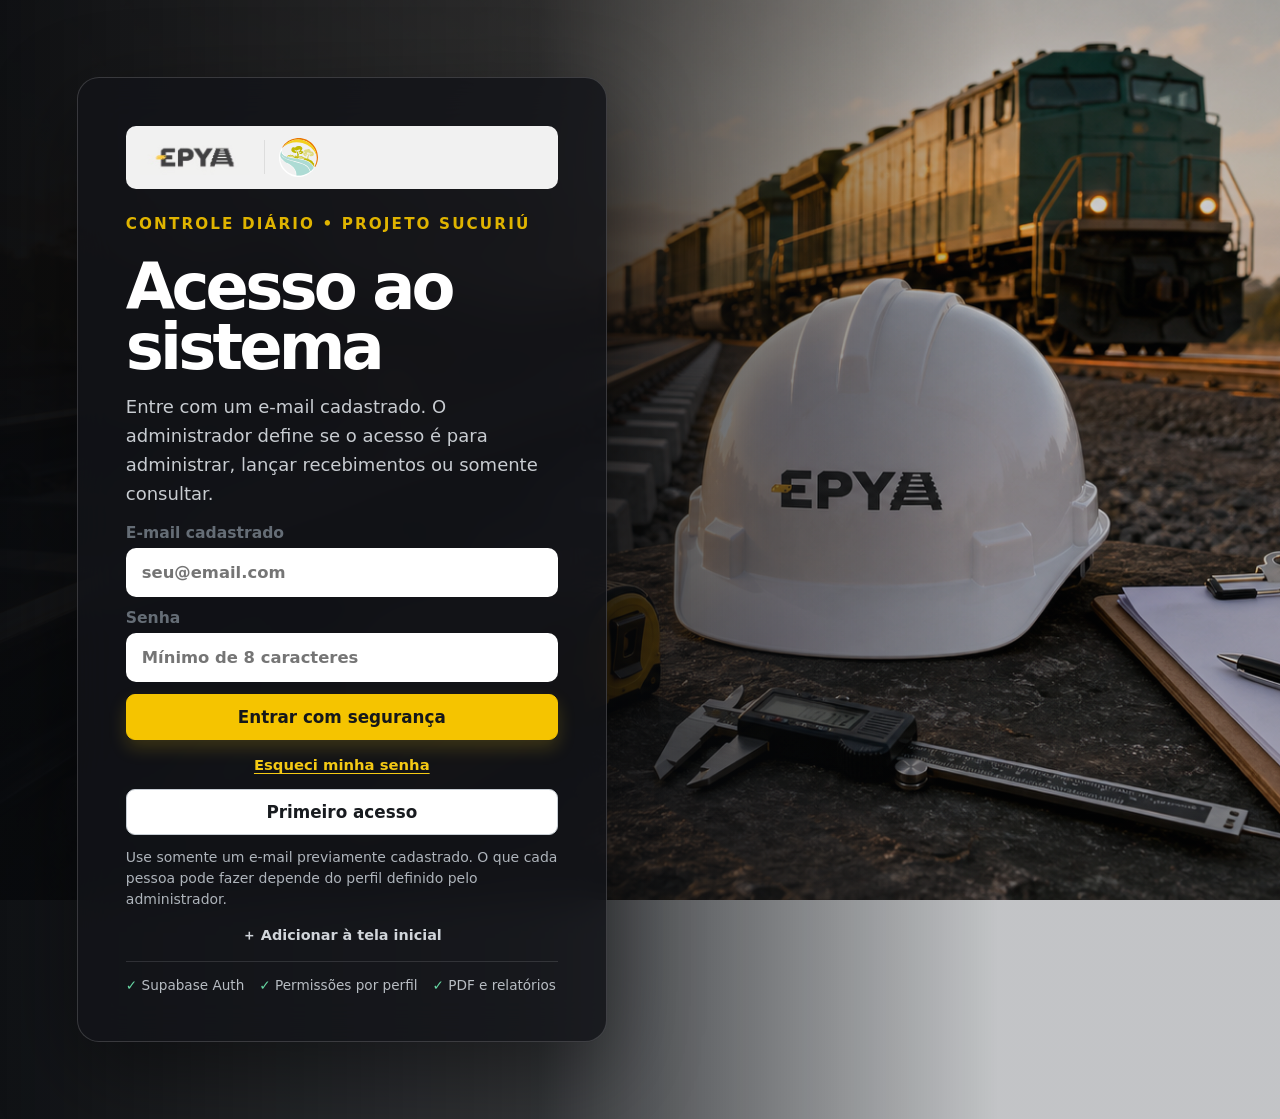
<file: recebimentos-epya/index.html>
<!doctype html>
<html lang="pt-BR">
  <head>
    <meta charset="utf-8" />
    <meta name="viewport" content="width=device-width, initial-scale=1" />
    <meta name="theme-color" content="#17191c" />
    <meta name="mobile-web-app-capable" content="yes" />
    <meta name="apple-mobile-web-app-capable" content="yes" />
    <meta name="apple-mobile-web-app-status-bar-style" content="black-translucent" />
    <meta name="apple-mobile-web-app-title" content="CRM EPYA" />
    <meta
      name="description"
      content="Painel EPYA para controle diário de dormentes, trilhos, notas fiscais e qualidade no Projeto Sucuriú."
    />
    <meta property="og:title" content="EPYA • Controle de Recebimentos" />
    <meta property="og:description" content="Dormentes, trilhos, notas fiscais, qualidade e relatórios do Projeto Sucuriú." />
    <meta property="og:type" content="website" />
    <meta property="og:image" content="./hero-recebimento-epya.png" />
    <meta name="twitter:card" content="summary_large_image" />
    <meta name="twitter:image" content="./hero-recebimento-epya.png" />
    <title>EPYA • Controle de Recebimentos</title>
    <link rel="manifest" href="./manifest.webmanifest" />
    <link rel="icon" type="image/png" href="./icon-192.png" />
    <link rel="apple-touch-icon" href="./apple-touch-icon.png" />
    <link rel="stylesheet" href="./styles.css?v=44" />
  </head>
  <body>
    <div id="app">
      <div class="boot-screen" role="status">
        <img src="./epya-logo-oficial.png" alt="EPYA Infraestrutura" />
        <span>Preparando o controle de recebimentos…</span>
      </div>
    </div>
    <script src="./supabase.min.js"></script>
    <script type="module" src="./app.js?v=44"></script>
  </body>
</html>
</file>
<file: recebimentos-epya/styles.css>
:root {
  color-scheme: light;
  --yellow: #f5c400;
  --yellow-strong: #ddb100;
  --ink: #181b1f;
  --ink-soft: #2b3036;
  --muted: #656d76;
  --muted-2: #89919a;
  --page: #f1f3f5;
  --surface: #ffffff;
  --surface-2: #f6f7f8;
  --line: #dfe3e7;
  --line-strong: #c7cdd3;
  --blue: #287fa3;
  --green: #16856b;
  --red: #d84a4a;
  --orange: #e98b2a;
  --purple: #7b61ff;
  --graphite: #181b1f;
  --shadow: 0 14px 34px rgba(21, 26, 31, 0.1);
  --shadow-soft: 0 7px 20px rgba(21, 26, 31, 0.07);
}

:root[data-theme="dark"] {
  color-scheme: dark;
  --ink: #f6f7f8;
  --ink-soft: #e0e3e7;
  --muted: #a9afb7;
  --muted-2: #858b94;
  --page: #101215;
  --surface: #191c21;
  --surface-2: #20242a;
  --line: #2d3239;
  --line-strong: #3b424c;
  --shadow: 0 18px 45px rgba(0, 0, 0, 0.28);
  --shadow-soft: 0 10px 26px rgba(0, 0, 0, 0.22);
  --graphite: #0e1013;
}

* { box-sizing: border-box; }
html { min-height: 100%; scroll-behavior: smooth; font-size: 20px; }
body { min-width: 320px; min-height: 100vh; margin: 0; color: var(--ink); background: var(--page); font-family: Inter, ui-sans-serif, system-ui, -apple-system, BlinkMacSystemFont, "Segoe UI", sans-serif; font-size: 18px; text-rendering: optimizeLegibility; }
button, input, select, textarea { font: inherit; }
button, a { -webkit-tap-highlight-color: transparent; }
button { color: inherit; }
img { max-width: 100%; display: block; }
h1, h2, h3, p { margin-top: 0; }
button:focus-visible, a:focus-visible, input:focus-visible, select:focus-visible, textarea:focus-visible, [tabindex]:focus-visible { outline: 3px solid rgba(244, 201, 20, 0.48); outline-offset: 2px; }

.boot-screen, .loading-panel { min-height: 100vh; display: grid; place-content: center; justify-items: center; gap: 15px; color: var(--muted); background: var(--page); }
.boot-screen img { width: 170px; padding: 12px; background: white; border-radius: 12px; }
.spinner, .login-loading i { width: 26px; height: 26px; border: 3px solid var(--line-strong); border-top-color: var(--yellow); border-radius: 50%; animation: spin .75s linear infinite; }
@keyframes spin { to { transform: rotate(360deg); } }

.app-shell { min-height: 100vh; }
.topbar { min-height: 82px; padding: 0 clamp(18px, 3vw, 52px); position: sticky; top: 0; z-index: 50; display: grid; grid-template-columns: auto 1fr auto; align-items: center; gap: 24px; color: #fff; background: color-mix(in srgb, var(--graphite) 96%, transparent); border-bottom: 1px solid #30353b; box-shadow: 0 8px 26px rgba(0, 0, 0, .14); backdrop-filter: blur(18px); }
.brand-lockup { padding: 0; display: flex; align-items: center; gap: 14px; text-align: left; background: transparent; border: 0; cursor: pointer; }
.brand-lockup img { width: 96px; height: 44px; object-fit: contain; padding: 4px 6px; background: white; border-radius: 7px; }
.brand-lockup span, .user-chip { display: grid; }
.brand-lockup strong { font-size: .98rem; letter-spacing: -.015em; }
.brand-lockup small, .topbar .user-chip small { margin-top: 2px; color: #aeb4bc; font-size: .78rem; }
.main-nav { min-width: 0; display: flex; justify-content: center; align-self: stretch; gap: 3px; }
.nav-button { min-width: 74px; padding: 0 11px; position: relative; display: flex; align-items: center; justify-content: center; gap: 7px; color: #aeb4bc; white-space: nowrap; background: transparent; border: 0; cursor: pointer; }
.nav-button span { font-size: 1.08rem; }
.nav-button b { font-size: .84rem; font-weight: 740; }
.nav-button::after { content: ""; height: 3px; position: absolute; right: 11px; bottom: 0; left: 11px; background: var(--yellow); border-radius: 4px 4px 0 0; transform: scaleX(0); transition: transform .2s ease; }
.nav-button:hover, .nav-button.active { color: #fff; }
.nav-button.active::after { transform: scaleX(1); }
.top-actions { display: flex; align-items: center; gap: 8px; }
.status-pill, .sync-badge { min-height: 34px; padding: 6px 10px; display: inline-flex; align-items: center; gap: 7px; color: var(--muted); font-family: inherit; font-size: .74rem; font-weight: 730; background: var(--surface-2); border: 1px solid var(--line); border-radius: 999px; }
.sync-badge[data-retry-sync] { cursor: pointer; }
.sync-badge[data-retry-sync]:hover { border-color: var(--orange); transform: translateY(-1px); }
.sync-badge.is-syncing { cursor: wait; opacity: .82; }
.topbar .status-pill { color: #d3d7dc; background: #24282d; border-color: #3a4047; }
.status-pill { cursor: pointer; }
.status-pill i, .sync-badge i { width: 7px; height: 7px; background: var(--green); border-radius: 50%; box-shadow: 0 0 0 4px color-mix(in srgb, var(--green) 16%, transparent); }
.status-pill.offline i, .sync-badge.warning i { background: var(--orange); box-shadow: 0 0 0 4px color-mix(in srgb, var(--orange) 16%, transparent); }
.icon-button { width: 36px; height: 36px; display: grid; place-items: center; background: #24282d; border: 1px solid #3a4047; border-radius: 9px; cursor: pointer; }
.user-chip { min-width: 92px; padding-left: 11px; color: #fff; text-align: left; text-decoration: none; background: none; border: 0; border-left: 1px solid #3a4047; cursor: pointer; }
.user-chip strong { max-width: 110px; overflow: hidden; font-size: .74rem; text-overflow: ellipsis; white-space: nowrap; }
.control-owner-chip { min-width: max-content; padding-left: 10px; display: flex; align-items: center; gap: 9px; border-left: 1px solid #3a4047; }
.control-owner-chip > i { width: 34px; height: 34px; display: grid; place-items: center; color: #17191c; font-size: .7rem; font-style: normal; font-weight: 880; background: var(--yellow); border-radius: 50%; }
.control-owner-chip > span { display: grid; }
.control-owner-chip small { color: #aeb4bc; font-size: .69rem; line-height: 1.1; }
.control-owner-chip .control-motto { margin-bottom: 3px; color: #d8dce1; font-family: Georgia, "Times New Roman", serif; font-size: .65rem; font-style: italic; font-weight: 600; letter-spacing: .01em; }
.control-owner-chip strong { margin-top: 3px; font-size: .83rem; line-height: 1.1; }
.mobile-nav { display: none; }

.app-main { width: min(100%, 1680px); margin: 0 auto; padding: 24px clamp(16px, 3vw, 50px) 70px; }
.view { animation: viewIn .28s ease both; }
@keyframes viewIn { from { opacity: 0; transform: translateY(5px); } }
.eyebrow { display: block; margin-bottom: 8px; color: color-mix(in srgb, var(--yellow) 80%, #8b7300); font-size: .76rem; font-weight: 850; letter-spacing: .14em; text-transform: uppercase; }
.panel { padding: clamp(18px, 2.2vw, 27px); background: var(--surface); border: 1px solid var(--line); border-radius: 14px; box-shadow: var(--shadow-soft); }
.clickable { cursor: pointer; transition: transform .2s ease, box-shadow .2s ease, border-color .2s ease; }
.clickable:hover { transform: translateY(-2px); border-color: var(--line-strong); box-shadow: var(--shadow); }
.button { min-height: 46px; padding: 10px 18px; display: inline-flex; align-items: center; justify-content: center; gap: 8px; font-size: .84rem; font-weight: 820; text-decoration: none; border: 1px solid transparent; border-radius: 9px; cursor: pointer; transition: transform .15s ease, background .15s ease; }
.button:hover { transform: translateY(-1px); }
.button:disabled { opacity: .5; cursor: not-allowed; }
.button-yellow { color: #15171a; background: var(--yellow); border-color: var(--yellow); box-shadow: 0 8px 18px rgba(244, 201, 20, .19); }
.button-yellow:hover { background: var(--yellow-strong); }
.button-dark { color: #fff; background: #1b1e22; border-color: #1b1e22; }
.button-outline { color: var(--ink); background: var(--surface); border-color: var(--line-strong); }
.button-glass { color: white; background: rgba(255, 255, 255, .1); border-color: rgba(255, 255, 255, .28); backdrop-filter: blur(10px); }
.button.compact { min-height: 36px; padding: 7px 11px; }
.text-button, .back-link, .install-link, .add-row-button, .danger-link { padding: 0; color: var(--ink); font-size: .72rem; font-weight: 780; background: transparent; border: 0; cursor: pointer; }
.back-link { margin-bottom: 18px; color: var(--muted); }
.full { width: 100%; }

.dashboard-hero { min-height: 286px; padding: clamp(28px, 3.5vw, 48px); position: relative; overflow: hidden; display: flex; align-items: center; color: white; background: linear-gradient(90deg, rgba(11, 13, 16, .96) 0%, rgba(11, 13, 16, .84) 39%, rgba(11, 13, 16, .3) 70%, rgba(11, 13, 16, .14) 100%), url("./hero-recebimento-epya.png") center 55% / cover; border-radius: 18px; box-shadow: 0 20px 44px rgba(15, 17, 20, .2); }
.dashboard-hero::after { content: ""; width: 340px; height: 160px; position: absolute; left: 14%; bottom: -100px; background: var(--yellow); filter: blur(90px); opacity: .16; }
.hero-copy { max-width: 650px; position: relative; z-index: 2; }
.hero-kicker { margin-bottom: 22px; display: flex; align-items: center; gap: 10px; color: #d9dde1; font-size: .67rem; font-weight: 780; letter-spacing: .09em; text-transform: uppercase; }
.hero-kicker i { width: 5px; height: 5px; background: var(--yellow); border-radius: 50%; }
.dashboard-hero h1 { max-width: 650px; margin-bottom: 16px; font-size: clamp(2.3rem, 4.2vw, 4.35rem); line-height: .96; letter-spacing: -.058em; }
.dashboard-hero p { max-width: 565px; margin-bottom: 28px; color: #d2d6da; font-size: clamp(.88rem, 1.2vw, 1.05rem); line-height: 1.6; }
.hero-actions { display: flex; flex-wrap: wrap; align-items: center; gap: 10px; }
.dashboard-hero .sync-badge { color: #d9dcdf; background: rgba(14, 16, 19, .66); border-color: rgba(255, 255, 255, .16); }
.hero-corner-brand { width: 315px; min-height: 88px; padding: 12px 18px; position: absolute; top: 25px; right: 27px; display: grid; grid-template-columns: 62px 1fr; align-items: center; gap: 15px; color: #191b1f; background: rgba(255, 255, 255, .94); border-radius: 12px; box-shadow: 0 12px 35px rgba(0, 0, 0, .16); backdrop-filter: blur(12px); }
.hero-corner-brand img { width: 62px; max-height: 62px; }
.hero-corner-brand span { display: grid; text-transform: uppercase; }
.hero-corner-brand strong { font-size: 1rem; letter-spacing: .12em; }
.hero-corner-brand small { margin-top: 4px; color: #6c7077; font-size: .72rem; font-weight: 760; letter-spacing: .08em; }

.section-heading, .page-heading, .panel-heading { display: flex; align-items: flex-end; justify-content: space-between; gap: 20px; }
.section-heading { margin: 35px 0 18px; }
.section-heading h2, .panel-heading h2 { margin: 0; font-size: clamp(1.15rem, 1.7vw, 1.55rem); letter-spacing: -.035em; }
.updated-label, .expand-hint { color: var(--muted); font-size: .76rem; }
.expand-hint { min-width: max-content; }
.metrics-grid { margin-bottom: 22px; display: grid; grid-template-columns: repeat(4, minmax(0, 1fr)); gap: 14px; }
.metric-card { min-height: 160px; padding: 22px; position: relative; overflow: hidden; display: flex; flex-direction: column; justify-content: center; background: var(--surface); border: 1px solid var(--line); border-radius: 16px; box-shadow: var(--shadow-soft); }
.metric-card::before { content: ""; width: 62px; height: 4px; position: absolute; top: 0; left: 22px; background: var(--yellow); border-radius: 0 0 5px 5px; }
.metric-card.rail::before { background: var(--blue); }
.metric-card.remaining::before { background: var(--orange); }
.metric-card.quality::before { background: var(--purple); }
.metric-card > span { color: var(--muted); font-size: .83rem; font-weight: 760; }
.metric-card strong { margin: 9px 0 5px; font-size: clamp(2rem, 3vw, 3.25rem); line-height: 1; letter-spacing: -.055em; }
.metric-card small { color: var(--muted-2); font-size: .78rem; }
.metric-progress, .metric-line { height: 4px; margin-top: 17px; overflow: hidden; background: var(--line); border-radius: 999px; }
.metric-progress i { height: 100%; display: block; background: var(--yellow); border-radius: inherit; }
.metric-line { background: linear-gradient(90deg, var(--blue), color-mix(in srgb, var(--blue) 15%, var(--line)) 55%, var(--line) 55%); }
.metric-card.remaining .metric-line { background: linear-gradient(90deg, var(--orange) 0 30%, var(--line) 30%); }
.metric-card.quality .metric-line { background: linear-gradient(90deg, var(--purple) 0 12%, var(--line) 12%); }

.pera-milestone { margin-bottom: 22px; padding: 20px 22px; display: grid; grid-template-columns: 52px minmax(0, 1fr) auto; align-items: center; gap: 16px 20px; background: linear-gradient(135deg, color-mix(in srgb, var(--yellow) 8%, var(--surface)), var(--surface) 62%); border: 1px solid color-mix(in srgb, var(--yellow) 38%, var(--line)); border-radius: 16px; box-shadow: var(--shadow-soft); }
.pera-milestone-icon { width: 52px; height: 52px; display: grid; place-items: center; color: #17191c; font-size: 1.25rem; font-weight: 900; background: var(--yellow); border-radius: 14px; }
.pera-milestone-copy h2 { margin: 3px 0 4px; font-size: clamp(1.05rem, 1.6vw, 1.35rem); letter-spacing: -.03em; }
.pera-milestone-copy p { margin: 0; color: var(--muted); font-size: .8rem; line-height: 1.45; }
.pera-milestone-total { min-width: 155px; display: grid; text-align: right; }
.pera-milestone-total span, .pera-milestone-total small { color: var(--muted); font-size: .7rem; }
.pera-milestone-total strong { margin: 2px 0; font-size: 1.65rem; line-height: 1; letter-spacing: -.045em; }
.pera-milestone-progress { height: 7px; grid-column: 2 / -1; overflow: hidden; background: var(--line); border-radius: 999px; }
.pera-milestone-progress i { height: 100%; display: block; background: linear-gradient(90deg, var(--yellow), #ff9f2f); border-radius: inherit; transition: width .35s ease; }
.pera-milestone.warning { background: linear-gradient(135deg, color-mix(in srgb, var(--orange) 13%, var(--surface)), var(--surface) 64%); border-color: color-mix(in srgb, var(--orange) 55%, var(--line)); }
.pera-milestone.warning .pera-milestone-icon { background: var(--orange); }
.pera-milestone.warning .pera-milestone-progress i { background: var(--orange); }
.pera-milestone.next { border-color: color-mix(in srgb, var(--blue) 48%, var(--line)); }
.pera-milestone.next .pera-milestone-icon, .pera-milestone.next .pera-milestone-progress i { background: var(--blue); }
.pera-milestone.reached { border-color: color-mix(in srgb, var(--green) 55%, var(--line)); }
.pera-milestone.reached .pera-milestone-icon, .pera-milestone.reached .pera-milestone-progress i { color: white; background: var(--green); }

.dashboard-grid { margin-bottom: 16px; display: grid; gap: 16px; }
.charts-main { grid-template-columns: 1.45fr .8fr; }
.charts-secondary { grid-template-columns: 1.15fr .85fr .85fr; }
.chart-card, .quality-card { min-height: 380px; }
.chart-legend { margin: 18px 0 8px; display: flex; gap: 15px; color: var(--muted); font-size: .8rem; }
.chart-legend span { display: flex; align-items: center; gap: 6px; }
.dot { width: 8px; height: 8px; display: inline-block; border-radius: 50%; }
.dot.yellow { background: var(--yellow); }
.dot.blue { background: var(--blue); }
.comparison-chart { min-width: 0; height: 255px; padding: 38px 10px 0; display: grid; grid-auto-flow: column; grid-auto-columns: minmax(76px, 1fr); align-items: end; gap: clamp(9px, 1.5vw, 22px); overflow-x: auto; overflow-y: visible; scrollbar-gutter: stable; background-image: linear-gradient(to bottom, transparent 24.5%, var(--line) 25%, transparent 25.5%, transparent 49.5%, var(--line) 50%, transparent 50.5%, transparent 74.5%, var(--line) 75%, transparent 75.5%); border-bottom: 1px solid var(--line); }
.comparison-group { height: 100%; position: relative; display: grid; grid-template-rows: 1fr 27px; align-items: end; }
.comparison-bars { height: 100%; display: flex; align-items: end; justify-content: center; gap: 7px; }
.chart-bar { width: min(28px, 40%); min-height: 0; position: relative; display: block; border-radius: 7px 7px 2px 2px; transition: filter .2s ease; }
.chart-bar:hover { filter: brightness(.92); }
.chart-bar.sleeper { background: linear-gradient(#ffde42, var(--yellow)); }
.chart-bar.rail { background: linear-gradient(#69caff, var(--blue)); }
.chart-bar b { position: absolute; top: -25px; left: 50%; z-index: 2; color: var(--muted); font-size: .7rem; font-weight: 760; transform: translateX(-50%); white-space: nowrap; }
.comparison-group > small, .daily-column > small { color: var(--muted); font-size: .72rem; text-align: center; white-space: nowrap; }
.daily-chart { height: 280px; padding: 17px 8px 0; display: grid; grid-auto-flow: column; grid-auto-columns: minmax(34px, 1fr); align-items: end; gap: 7px; overflow-x: auto; border-bottom: 1px solid var(--line); background-image: linear-gradient(to bottom, transparent 32.8%, var(--line) 33%, transparent 33.4%, transparent 65.8%, var(--line) 66%, transparent 66.4%); }
.daily-column { height: 100%; position: relative; display: grid; grid-template-rows: 1fr 28px; align-items: end; }
.daily-stack { width: 70%; height: 100%; max-width: 34px; margin: auto; display: flex; flex-direction: column-reverse; justify-content: flex-start; overflow: hidden; border-radius: 6px 6px 2px 2px; }
.daily-stack span { width: 100%; display: block; min-height: 0; }
.daily-stack .sleeper { background: var(--yellow); }
.daily-stack .rail { background: var(--blue); }
.quality-summary { min-height: 270px; display: grid; grid-template-columns: minmax(150px, .8fr) 1fr; align-items: center; gap: 24px; }
.quality-donut { width: min(190px, 100%); aspect-ratio: 1; margin: auto; position: relative; display: grid; place-content: center; text-align: center; background: var(--quality-donut); border-radius: 50%; }
.quality-donut::after { content: ""; position: absolute; inset: 21%; background: var(--surface); border-radius: 50%; }
.quality-donut strong, .quality-donut small { position: relative; z-index: 1; }
.quality-donut strong { font-size: clamp(1.8rem, 3vw, 2.8rem); letter-spacing: -.05em; }
.quality-donut small { color: var(--muted); font-size: .7rem; }
.quality-summary ul { margin: 0; padding: 0; display: grid; gap: 11px; list-style: none; }
.quality-summary li { display: grid; grid-template-columns: 9px 1fr auto; align-items: center; gap: 8px; color: var(--muted); font-size: .79rem; }
.quality-summary li i, .table-dot, .record-quality-list i { width: 8px; height: 8px; display: inline-block; border-radius: 50%; }
.quality-summary li strong { color: var(--ink); font-size: .84rem; }
[data-tooltip] { position: relative; }
[data-tooltip]::after { content: attr(data-tooltip); width: max-content; max-width: 280px; padding: 9px 11px; position: absolute; left: 50%; top: 42%; z-index: 30; color: white; font-size: .74rem; font-weight: 720; line-height: 1.35; text-align: center; white-space: normal; background: rgba(15, 17, 20, .94); border: 1px solid rgba(255, 255, 255, .14); border-radius: 8px; box-shadow: 0 10px 30px rgba(0, 0, 0, .28); opacity: 0; transform: translate(-50%, -50%) scale(.96); pointer-events: none; transition: opacity .16s ease, transform .16s ease; }
[data-tooltip]:hover, [data-tooltip]:focus-visible { z-index: 25; }
[data-tooltip]:hover::after, [data-tooltip]:focus-visible::after { opacity: 1; transform: translate(-50%, -50%) scale(1); }
.comparison-group:nth-last-child(-n+2)::after { right: 0; left: auto; transform: translate(0, -50%) scale(.96); }
.comparison-group:nth-last-child(-n+2):hover::after, .comparison-group:nth-last-child(-n+2):focus-visible::after { transform: translate(0, -50%) scale(1); }
.quality-summary li[data-tooltip]::after { top: 50%; }
.nf-quality-panel { margin-bottom: 16px; background: linear-gradient(145deg, color-mix(in srgb, var(--yellow) 5%, var(--surface)), var(--surface) 38%); }
.nf-quality-panel .panel-heading { align-items: flex-start; }
.nf-quality-panel .panel-heading p { max-width: 780px; margin: 6px 0 0; color: var(--muted); line-height: 1.5; }
.nf-quality-kpis { margin: 20px 0 16px; display: grid; grid-template-columns: repeat(4, minmax(0, 1fr)); gap: 10px; }
.nf-quality-kpis > div { min-width: 0; padding: 16px 18px; display: grid; background: var(--surface); border: 1px solid var(--line); border-radius: 12px; box-shadow: var(--shadow-soft); }
.nf-quality-kpis span, .nf-quality-kpis small { color: var(--muted); font-size: .72rem; }
.nf-quality-kpis strong { margin: 5px 0 3px; font-size: clamp(1.5rem, 2.4vw, 2.25rem); line-height: 1; letter-spacing: -.045em; }
.nf-quality-content { display: grid; grid-template-columns: minmax(240px, .42fr) minmax(0, 1.58fr); align-items: start; gap: 16px; }
.nf-quality-search { margin: 0; padding: 17px; display: grid; grid-template-columns: 1fr; align-items: end; gap: 9px; background: var(--surface); border: 1px solid var(--line); border-radius: 12px; }
.nf-quality-search p { margin: 5px 0 0; color: var(--muted); font-size: .72rem; line-height: 1.5; }
.nf-quality-chart { max-height: 620px; padding-right: 7px; display: grid; gap: 10px; overflow-y: auto; }
.nf-quality-row { min-width: 0; padding: 15px 16px; display: grid; grid-template-columns: 112px 1fr; align-items: center; gap: 17px; background: var(--surface); border: 1px solid var(--line); border-left: 4px solid var(--yellow); border-radius: 11px; box-shadow: var(--shadow-soft); }
.nf-quality-label { display: grid; }
.nf-quality-label strong { font-size: .96rem; }
.nf-quality-label small { margin-top: 4px; color: var(--muted); font-size: .74rem; }
.nf-quality-bars { display: grid; gap: 7px; }
.nf-quality-bars > span { height: 30px; position: relative; overflow: hidden; display: flex; align-items: center; background: var(--line); border-radius: 7px; }
.nf-quality-bars i { height: 100%; position: absolute; inset: 0 auto 0 0; display: block; border-radius: inherit; }
.nf-quality-bars .received i { background: linear-gradient(90deg, #ffe56a, var(--yellow)); }
.nf-quality-bars .defects i { background: linear-gradient(90deg, #ff9a78, var(--red)); }
.nf-quality-bars b { padding: 0 10px; position: relative; z-index: 1; color: #1a1c20; font-size: .75rem; text-shadow: 0 1px rgba(255, 255, 255, .45); }
:root[data-theme="dark"] .nf-quality-bars b { color: white; text-shadow: 0 1px rgba(0, 0, 0, .45); }
.nf-quality-empty { min-height: 190px; display: grid; place-content: center; justify-items: center; gap: 5px; color: var(--muted); text-align: center; }
.nf-quality-empty strong { color: var(--ink); }
.modal-nf-quality { padding: 12px; background: var(--surface-2); border: 1px solid var(--line); border-radius: 12px; }
.recent-panel { margin-top: 1px; }

.table-wrap { width: 100%; overflow-x: auto; }
.data-table { width: 100%; border-collapse: collapse; }
.data-table th, .data-table td { padding: 14px 12px; text-align: left; vertical-align: middle; border-bottom: 1px solid var(--line); }
.data-table th { color: var(--muted); font-size: .72rem; font-weight: 820; letter-spacing: .07em; text-transform: uppercase; }
.data-table td { font-size: .84rem; }
.data-table td > strong, .data-table td > small { display: block; }
.data-table td > strong { margin-bottom: 4px; }
.data-table td > small { max-width: 260px; overflow: hidden; color: var(--muted); text-overflow: ellipsis; white-space: nowrap; }
.data-table tr:last-child td { border-bottom: 0; }
.material-badge { width: fit-content; padding: 5px 8px; display: flex; align-items: center; gap: 6px; color: #745f00; font-size: .7rem; font-weight: 760; background: rgba(244, 201, 20, .13); border: 1px solid rgba(244, 201, 20, .22); border-radius: 999px; }
.material-badge i { width: 6px; height: 6px; background: var(--yellow); border-radius: 50%; }
.material-badge.trilho { color: #087eae; background: rgba(57, 184, 255, .12); border-color: rgba(57, 184, 255, .22); }
.material-badge.trilho i { background: var(--blue); }
:root[data-theme="dark"] .material-badge { color: #f7df6c; }
:root[data-theme="dark"] .material-badge.trilho { color: #8fd7ff; }
.table-actions { min-width: 150px; }
.table-actions button { padding: 5px 7px; color: var(--ink); font-size: .7rem; font-weight: 760; background: transparent; border: 0; cursor: pointer; }
.table-actions .danger, .danger-link { color: var(--red); }
.empty-state { min-height: 250px; display: grid; place-content: center; justify-items: center; text-align: center; color: var(--muted); }
.empty-state > span { font-size: 2rem; }
.empty-state h3 { margin: 10px 0 5px; color: var(--ink); }
.empty-state p { margin: 0; }

.page-heading { margin: 18px 0 26px; align-items: center; }
.page-heading h1 { margin: 0 0 8px; font-size: clamp(2rem, 4.2vw, 4rem); line-height: 1; letter-spacing: -.055em; }
.page-heading p { max-width: 650px; margin: 0; color: var(--muted); line-height: 1.55; }
.heading-actions { display: flex; gap: 9px; }
.heading-summary { min-width: 190px; padding: 18px 22px; display: grid; text-align: right; background: #191b1f; border-radius: 15px; box-shadow: var(--shadow); }
.heading-summary span, .heading-summary small { color: #aeb3ba; font-size: .66rem; }
.heading-summary strong { color: var(--yellow); font-size: 2.35rem; line-height: 1.05; letter-spacing: -.05em; }
.receiving-form { display: grid; gap: 15px; }
.form-panel { padding: clamp(20px, 3vw, 34px); }
.form-section-title { margin-bottom: 25px; display: flex; align-items: flex-start; gap: 14px; }
.form-section-title > span { min-width: 37px; height: 37px; display: grid; place-items: center; color: #181a1d; font-size: .69rem; font-weight: 850; background: var(--yellow); border-radius: 9px; }
.form-section-title h2 { margin: 0 0 5px; font-size: 1.2rem; }
.form-section-title p { margin: 0; color: var(--muted); font-size: .8rem; }
.material-selector { display: grid; grid-template-columns: 1fr 1fr; gap: 12px; }
.material-option { min-height: 98px; padding: 18px; display: grid; grid-template-columns: 55px 1fr auto; align-items: center; gap: 15px; text-align: left; background: var(--surface-2); border: 1px solid var(--line); border-radius: 13px; cursor: pointer; }
.material-option.active { background: color-mix(in srgb, var(--yellow) 8%, var(--surface)); border-color: color-mix(in srgb, var(--yellow) 65%, var(--line)); box-shadow: inset 0 0 0 1px color-mix(in srgb, var(--yellow) 30%, transparent); }
.material-option:nth-child(2).active { background: color-mix(in srgb, var(--blue) 7%, var(--surface)); border-color: color-mix(in srgb, var(--blue) 65%, var(--line)); box-shadow: inset 0 0 0 1px color-mix(in srgb, var(--blue) 26%, transparent); }
.material-option > i { width: 52px; height: 48px; display: block; position: relative; background: color-mix(in srgb, var(--yellow) 16%, var(--surface)); border-radius: 10px; }
.material-option > i::before, .material-option > i::after { content: ""; position: absolute; background: var(--yellow); }
.sleeper-icon::before { width: 34px; height: 8px; left: 9px; top: 14px; box-shadow: 0 13px 0 var(--yellow); border-radius: 2px; }
.sleeper-icon::after { width: 4px; height: 27px; left: 16px; top: 10px; box-shadow: 16px 0 0 var(--yellow); }
.material-option > .rail-icon { background: color-mix(in srgb, var(--blue) 14%, var(--surface)); }
.rail-icon::before { width: 7px; height: 34px; left: 13px; top: 7px; background: var(--blue) !important; box-shadow: 19px 0 0 var(--blue); transform: skew(-8deg); }
.rail-icon::after { width: 32px; height: 4px; left: 10px; top: 15px; background: var(--blue) !important; box-shadow: 0 14px 0 var(--blue); }
.material-option span { display: grid; }
.material-option span small { margin-top: 5px; color: var(--muted); font-size: .67rem; }
.material-option > b { color: var(--green); font-size: 1.15rem; }
.field-grid { display: grid; gap: 14px; }
.field-grid.four { grid-template-columns: repeat(4, minmax(0, 1fr)); }
.span-two { grid-column: span 2; }
.crew-vehicle-fields { margin-top: 24px; padding-top: 22px; border-top: 1px solid var(--line); }
.crew-vehicle-heading { margin-bottom: 15px; display: flex; align-items: flex-end; justify-content: space-between; gap: 18px; }
.crew-vehicle-heading h3 { margin: 3px 0 4px; font-size: 1.05rem; }
.crew-vehicle-heading p { margin: 0; color: var(--muted); font-size: .72rem; line-height: 1.5; }
.crew-count { padding: 6px 9px; flex: 0 0 auto; color: #675600; font-size: .64rem; font-weight: 800; background: rgba(244, 201, 20, .13); border: 1px solid rgba(244, 201, 20, .28); border-radius: 999px; }
.crew-vehicle-grid { display: grid; grid-template-columns: minmax(0, 1.65fr) minmax(270px, .8fr); gap: 15px; }
.crew-selector { max-height: 350px; padding: 8px; display: grid; grid-template-columns: repeat(2, minmax(0, 1fr)); align-content: start; gap: 8px; overflow-y: auto; background: var(--surface-2); border: 1px solid var(--line); border-radius: 12px; }
.crew-option { min-height: 64px; padding: 8px 9px; position: relative; display: grid; grid-template-columns: minmax(0, 1fr) auto; align-items: center; gap: 7px; background: var(--surface); border: 1px solid var(--line); border-radius: 9px; }
.crew-option:has(input:checked) { background: color-mix(in srgb, var(--yellow) 10%, var(--surface)); border-color: color-mix(in srgb, var(--yellow) 60%, var(--line)); }
.crew-option input { width: 1px; min-height: 1px; position: absolute; opacity: 0; }
.crew-option-select { min-width: 0; display: grid; grid-template-columns: minmax(0, 1fr) 22px; align-items: center; gap: 8px; cursor: pointer; }
.crew-option-select > span { min-width: 0; display: grid; color: var(--ink); font-size: .72rem; line-height: 1.3; }
.crew-option small { margin-top: 3px; color: var(--muted); font-size: .59rem; }
.crew-option-select > i { width: 21px; height: 21px; display: grid; place-items: center; color: transparent; font-size: .65rem; font-style: normal; background: var(--surface-2); border: 1px solid var(--line-strong); border-radius: 6px; }
.crew-option:has(input:checked) .crew-option-select > i { color: #17191c; background: var(--yellow); border-color: var(--yellow); }
.crew-role-edit { padding: 5px 7px; color: var(--muted); font-size: .54rem; font-weight: 760; background: var(--surface-2); border: 1px solid var(--line); border-radius: 6px; cursor: pointer; }
.crew-role-edit:hover { color: var(--ink); border-color: var(--yellow); }
.crew-side-fields { display: grid; align-content: start; gap: 11px; }
.crew-side-fields label small { color: var(--muted); font-size: .62rem; }
.catalog-add-box { padding: 12px; display: grid; gap: 8px; background: var(--surface-2); border: 1px solid var(--line); border-radius: 10px; }
.catalog-add-box > strong { font-size: .7rem; }
.catalog-add-box > div { display: grid; grid-template-columns: minmax(0, 1fr) minmax(110px, .75fr) auto; gap: 7px; }
.catalog-add-box > div:has(input:only-of-type) { grid-template-columns: 1fr auto; }
.catalog-add-box .button { min-height: 43px; padding-inline: 12px; }
label { display: grid; gap: 7px; }
label > span, .report-filters label span, .filters-panel label span { color: var(--muted); font-size: .78rem; font-weight: 740; }
input, select, textarea { width: 100%; min-height: 43px; padding: 10px 12px; color: var(--ink); background: var(--surface-2); border: 1px solid var(--line); border-radius: 8px; transition: border-color .15s ease, box-shadow .15s ease; }
textarea { resize: vertical; }
input:focus, select:focus, textarea:focus { border-color: var(--yellow); box-shadow: 0 0 0 3px rgba(244, 201, 20, .12); outline: none; }
.invoice-head { padding: 0 50px 8px 0; display: grid; grid-template-columns: 1fr 1fr 36px; gap: 12px; color: var(--muted); font-size: .6rem; font-weight: 760; text-transform: uppercase; }
.invoice-row { margin-bottom: 9px; display: grid; grid-template-columns: 1fr 1fr 36px; align-items: end; gap: 12px; }
.invoice-row.edit-target { margin: 2px -9px 11px; padding: 9px; background: color-mix(in srgb, var(--yellow) 10%, var(--surface)); border: 2px solid var(--yellow); border-radius: 11px; box-shadow: 0 0 0 4px rgba(244, 201, 20, .1); }
.invoice-row label > span { display: none; }
.remove-row { width: 36px; height: 43px; color: var(--red); font-size: 1.2rem; background: color-mix(in srgb, var(--red) 8%, var(--surface)); border: 1px solid color-mix(in srgb, var(--red) 25%, var(--line)); border-radius: 8px; cursor: pointer; }
.remove-row:disabled { opacity: .25; cursor: not-allowed; }
.add-row-button { margin-top: 6px; color: #8b7400; }
:root[data-theme="dark"] .add-row-button { color: #f3d95e; }
.invoice-panel { position: relative; }
.invoice-total { width: fit-content; min-width: 220px; margin: 20px 0 0 auto; padding: 15px 18px; position: static; display: grid; grid-template-columns: 1fr auto; gap: 2px 14px; background: var(--surface-2); border: 1px solid var(--line); border-radius: 10px; }
.invoice-total span { grid-column: 1 / -1; color: var(--muted); font-size: .62rem; }
.invoice-total strong { font-size: 1.55rem; letter-spacing: -.04em; }
.invoice-total small { align-self: end; padding-bottom: 4px; color: var(--muted); }
.quality-input-grid { display: grid; grid-template-columns: repeat(4, minmax(0, 1fr)); gap: 10px; }
.invoice-quality-list { display: grid; gap: 14px; }
.invoice-quality-card { padding: 17px; background: color-mix(in srgb, var(--yellow) 3%, var(--surface-2)); border: 1px solid var(--line-strong); border-radius: 13px; }
.invoice-quality-card > header { margin-bottom: 14px; display: flex; align-items: center; justify-content: space-between; gap: 16px; }
.invoice-quality-card > header div { display: grid; gap: 3px; }
.invoice-quality-card > header span, .invoice-quality-card > header small { color: var(--muted); font-size: .68rem; }
.invoice-quality-card > header strong { font-size: 1rem; }
.quality-input-grid label { padding: 13px; grid-template-columns: 9px 1fr; align-items: center; background: var(--surface-2); border: 1px solid var(--line); border-radius: 10px; }
.quality-input-grid label i { width: 8px; height: 8px; background: var(--category); border-radius: 50%; }
.quality-input-grid label span { color: var(--ink); font-size: .77rem; }
.quality-input-grid input { grid-column: 1 / -1; font-size: 1.1rem; font-weight: 760; }
.quality-input-grid input[readonly] { color: var(--red); background: color-mix(in srgb, var(--red) 7%, var(--surface-2)); cursor: default; }
.rejected-help { margin: 10px 0 0; color: var(--muted); font-size: .75rem; }
.new-category-inline { margin-top: 14px; display: grid; grid-template-columns: 1fr auto; gap: 10px; }
.invoice-rejection-editor { margin-top: 14px; overflow: hidden; background: color-mix(in srgb, var(--red) 3%, var(--surface)); border: 1px solid color-mix(in srgb, var(--red) 22%, var(--line)); border-radius: 11px; }
.invoice-rejection-editor > summary { min-height: 58px; padding: 12px 14px; display: flex; align-items: center; justify-content: space-between; gap: 14px; cursor: pointer; list-style: none; }
.invoice-rejection-editor > summary::-webkit-details-marker { display: none; }
.invoice-rejection-editor > summary span { display: grid; gap: 3px; }
.invoice-rejection-editor > summary strong { font-size: .82rem; }
.invoice-rejection-editor > summary small { color: var(--muted); font-size: .68rem; }
.invoice-rejection-editor > summary b { min-width: 36px; padding: 7px 9px; color: var(--red); text-align: center; background: color-mix(in srgb, var(--red) 10%, var(--surface)); border-radius: 999px; }
.invoice-rejection-editor[open] > summary { border-bottom: 1px solid color-mix(in srgb, var(--red) 16%, var(--line)); }
.invoice-rejection-body { padding: 14px; }
.invoice-rejection-heading { display: flex; align-items: center; justify-content: space-between; gap: 24px; }
.invoice-rejection-heading h4 { margin: 2px 0 5px; font-size: 1rem; }
.invoice-rejection-heading p { max-width: 720px; margin: 0; color: var(--muted); font-size: .72rem; line-height: 1.5; }
.rejection-list { margin-top: 16px; display: grid; gap: 11px; }
.rejection-row { padding: 15px; background: color-mix(in srgb, var(--red) 4%, var(--surface-2)); border: 1px solid color-mix(in srgb, var(--red) 22%, var(--line)); border-radius: 12px; }
.rejection-row > header { margin-bottom: 12px; display: flex; align-items: center; justify-content: space-between; gap: 12px; }
.rejection-row > header strong { font-size: .83rem; }
.rejection-row > header button { width: 30px; height: 30px; color: var(--red); font-size: 1.1rem; background: transparent; border: 1px solid color-mix(in srgb, var(--red) 28%, var(--line)); border-radius: 7px; cursor: pointer; }
.rejection-fields { display: grid; grid-template-columns: .62fr .8fr 1.2fr 1.55fr; gap: 10px; }
.rejection-empty { margin-top: 15px; padding: 15px; color: var(--muted); text-align: center; background: var(--surface-2); border: 1px dashed var(--line-strong); border-radius: 10px; }
.rejection-reason-manager { margin-top: 14px; padding: 14px; display: grid; grid-template-columns: minmax(260px, 1fr) minmax(220px, .8fr) auto; align-items: center; gap: 10px; background: var(--surface-2); border-radius: 11px; }
.rejection-reason-manager > div { display: grid; }
.rejection-reason-manager small { margin-top: 4px; color: var(--muted); font-size: .72rem; }
.rail-quality-note { margin: 14px 0 0; padding: 12px 14px; color: var(--muted); font-size: .75rem; line-height: 1.5; background: color-mix(in srgb, var(--blue) 7%, var(--surface)); border-left: 4px solid var(--blue); border-radius: 8px; }
.final-form-panel > label { margin-bottom: 18px; }
.form-actions { display: flex; justify-content: flex-end; gap: 9px; }

.filters-panel, .report-filters { margin-bottom: 14px; display: grid; grid-template-columns: 1.7fr .8fr .8fr .8fr auto auto; align-items: end; gap: 10px; }
.history-summary { margin-bottom: 14px; display: grid; grid-template-columns: repeat(4, 1fr); gap: 10px; }
.history-summary span { padding: 14px 16px; color: var(--muted); font-size: .68rem; background: var(--surface); border: 1px solid var(--line); border-radius: 10px; }
.history-summary strong { margin-right: 5px; color: var(--ink); font-size: 1.05rem; }

.quality-hero-grid { margin-bottom: 14px; display: grid; grid-template-columns: 1fr 1fr; gap: 14px; }
.quality-kpis { display: grid; grid-template-columns: 1fr 1fr; gap: 1px; overflow: hidden; padding: 0; background: var(--line); }
.quality-kpis div { padding: 24px; display: grid; place-content: center; background: var(--surface); }
.quality-kpis span { color: var(--muted); font-size: .68rem; }
.quality-kpis strong { margin-top: 6px; font-size: 2rem; letter-spacing: -.045em; }
.quality-kpis-wide { margin-bottom: 24px; grid-template-columns: repeat(4, 1fr); }
.quality-section-heading { margin: 28px 0 12px; }
.quality-section-heading h2 { margin: 0; font-size: 1.45rem; letter-spacing: -.035em; }
.danger-text { color: var(--red); }
.success-text { color: var(--green); }
.quality-category-grid { margin-bottom: 14px; display: grid; grid-template-columns: repeat(4, 1fr); gap: 10px; }
.category-card { min-height: 145px; padding: 20px; display: grid; align-content: center; background: var(--surface); border: 1px solid var(--line); border-radius: 13px; box-shadow: var(--shadow-soft); }
.category-card > i { width: 26px; height: 4px; margin-bottom: 13px; background: var(--category); border-radius: 99px; }
.category-card > span, .category-card > small { color: var(--muted); font-size: .68rem; }
.category-card > strong { margin: 6px 0 3px; font-size: 2.1rem; letter-spacing: -.05em; }
.category-manager { margin-bottom: 14px; display: flex; align-items: center; justify-content: space-between; gap: 30px; }
.category-manager h2 { margin: 0 0 5px; }
.category-manager p { margin: 0; color: var(--muted); }
.category-add-form { min-width: min(460px, 50%); display: grid; grid-template-columns: 1fr auto; gap: 8px; }

.report-filters { grid-template-columns: repeat(2, minmax(0, 1fr)) minmax(0, 1.2fr) minmax(0, 1.4fr) auto; }
.report-filters label { min-width: 0; }
.location-dashboards { margin-bottom: 24px; }
.location-dashboard-grid { display: grid; grid-template-columns: repeat(auto-fit, minmax(min(100%, 460px), 1fr)); gap: 16px; }
.location-dashboard { min-width: 0; padding: 24px; }
.location-dashboard h3 { margin: 0 0 8px; font-size: 1.15rem; overflow-wrap: anywhere; }
.location-dashboard h4 { margin: 24px 0 12px; font-size: .8rem; }
.location-dashboard .panel-heading { padding: 0; }
.location-dashboard .panel-heading p { margin: 0; color: var(--muted); font-size: .7rem; }
.location-totals { display: grid; grid-template-columns: repeat(2, minmax(0, 1fr)); gap: 12px; margin: 20px 0; }
.location-totals > div { display: grid; gap: 4px; border-left: 4px solid var(--yellow); padding-left: 12px; }
.location-totals > .location-rails { border-color: var(--blue); }
.location-totals span, .location-totals small { font-size: .7rem; color: var(--muted); }
.location-totals strong { font-size: 1.8rem; line-height: 1.2; }
.location-quality { display: grid; gap: 10px; margin: 0; }
.location-quality > div { display: flex; justify-content: space-between; flex-wrap: wrap; gap: 6px 12px; font-size: .7rem; }
.location-quality dt { color: var(--muted); }
.location-quality dd { margin: 0; font-weight: 750; }
.location-dashboard > .button { width: 100%; margin-top: 18px; white-space: normal; }
@media (max-width: 1200px) { .report-filters { grid-template-columns: repeat(2, minmax(0, 1fr)); } }
@media (max-width: 600px) { .location-dashboard { padding: 18px; } }
.report-material-panel { margin-bottom: 14px; display: grid; grid-template-columns: minmax(240px, .6fr) minmax(520px, 1.4fr); align-items: center; gap: 24px; }
.report-material-panel h2 { margin: 0 0 5px; }
.report-material-panel p { margin: 0; color: var(--muted); }
.report-material-switch { display: grid; grid-template-columns: repeat(3, 1fr); gap: 9px; }
.report-material-switch button { min-height: 74px; padding: 12px; display: grid; grid-template-columns: 38px 1fr; align-items: center; gap: 10px; color: var(--muted); text-align: left; background: var(--surface-2); border: 1px solid var(--line); border-radius: 11px; cursor: pointer; }
.report-material-switch button > i { width: 36px; height: 36px; display: grid; place-items: center; color: var(--ink); font-size: .78rem; font-style: normal; font-weight: 850; background: var(--surface); border: 1px solid var(--line); border-radius: 9px; }
.report-material-switch button > span { display: grid; }
.report-material-switch button strong { color: var(--ink); font-size: .8rem; }
.report-material-switch button small { margin-top: 3px; font-size: .62rem; }
.report-material-switch button.active { color: #6a5700; background: color-mix(in srgb, var(--yellow) 12%, var(--surface)); border-color: color-mix(in srgb, var(--yellow) 72%, var(--line)); box-shadow: inset 0 0 0 1px color-mix(in srgb, var(--yellow) 28%, transparent); }
.report-material-switch button.active > i { color: #181a1e; background: var(--yellow); border-color: var(--yellow); }
.report-image-control { margin-bottom: 14px; display: grid; grid-template-columns: 1fr auto; align-items: center; gap: 14px 24px; }
.report-image-control h2 { margin: 0 0 5px; }
.report-image-control p { margin: 0; color: var(--muted); }
.file-button { position: relative; overflow: hidden; }
.file-button input { width: 1px; height: 1px; position: absolute; opacity: 0; pointer-events: none; }
.report-image-empty { grid-column: 1 / -1; color: var(--muted); font-size: .76rem; }
.report-image-previews { grid-column: 1 / -1; display: grid; grid-template-columns: repeat(6, minmax(0, 1fr)); gap: 10px; }
.report-image-previews figure { min-width: 0; margin: 0; padding: 7px; position: relative; background: var(--surface-2); border: 1px solid var(--line); border-radius: 10px; }
.report-image-previews img { width: 100%; aspect-ratio: 4 / 3; object-fit: cover; border-radius: 7px; }
.report-image-previews figcaption { margin-top: 6px; overflow: hidden; color: var(--muted); font-size: .66rem; text-overflow: ellipsis; white-space: nowrap; }
.report-image-previews button { width: 26px; height: 26px; position: absolute; top: 3px; right: 3px; color: white; font-size: 1rem; background: rgba(15, 17, 20, .82); border: 0; border-radius: 50%; cursor: pointer; }
.print-report { padding: clamp(25px, 4vw, 50px); background: var(--surface); border: 1px solid var(--line); border-radius: 18px; box-shadow: var(--shadow-soft); }
.report-header { padding-bottom: 24px; display: grid; grid-template-columns: 140px 1fr 230px; align-items: center; gap: 25px; border-bottom: 3px solid var(--yellow); }
.report-header > img:first-child { width: 125px; }
.report-header > img:last-child { width: 220px; padding: 10px; background: white; border-radius: 7px; }
.report-header span { color: var(--muted); font-size: .62rem; font-weight: 820; letter-spacing: .09em; }
.report-header h1 { margin: 5px 0; font-size: clamp(1.35rem, 2.5vw, 2.3rem); letter-spacing: -.045em; }
.report-header p { margin: 0; color: var(--muted); }
.report-kpis { margin: 25px 0; display: grid; grid-template-columns: repeat(4, 1fr); gap: 1px; overflow: hidden; background: var(--line); border: 1px solid var(--line); border-radius: 11px; }
.report-kpis div { padding: 18px; display: grid; background: var(--surface-2); }
.report-kpis span, .report-kpis small { color: var(--muted); font-size: .63rem; }
.report-kpis strong { margin: 5px 0 2px; font-size: 1.65rem; }
.report-charts { display: grid; grid-template-columns: minmax(0, 1fr) minmax(430px, .48fr); gap: 14px; }
.report-charts section { min-width: 0; padding: 18px; overflow: visible; background: var(--surface-2); border: 1px solid var(--line); border-radius: 11px; }
.report-chart-heading { margin-bottom: 8px; display: flex; align-items: center; justify-content: space-between; gap: 12px; }
.report-chart-heading h2 { margin: 0; }
.report-chart-heading span { color: var(--muted); font-size: .65rem; }
.report-charts h2, .report-table-title { font-size: .92rem; }
.report-charts .comparison-chart { height: 230px; }
.report-charts .quality-summary { min-height: 230px; }
.report-quality-pair { display: grid; gap: 12px; }
.report-quality-pair > div { min-width: 0; }
.report-quality-pair h3 { margin: 0 0 4px; font-size: .78rem; }
.report-quality-single h3 { margin: 0 0 8px; font-size: .84rem; }
.report-quality-single .quality-summary { min-height: 220px; grid-template-columns: minmax(105px, .7fr) 1fr; gap: 14px; }
.report-quality-single .quality-donut { width: min(135px, 100%); }
.report-quality-pair .quality-summary { min-height: 0; grid-template-columns: 76px 1fr; gap: 10px; }
.report-quality-pair .quality-donut { width: 76px; }
.report-quality-pair .quality-donut strong { font-size: 1.2rem; }
.report-quality-pair .quality-donut small { font-size: .48rem; }
.report-quality-pair .quality-summary ul { gap: 4px; }
.report-quality-pair .quality-summary li { font-size: .54rem; }
.report-quality-pair .quality-summary li strong { font-size: .58rem; }
.report-table-title { margin: 28px 0 12px; }
.report-text-editor-wrap { display: grid; gap: 14px; }
.report-text-editor-label { display: grid; gap: 7px; }
.report-text-editor-label > span, .report-text-editor-options label > span { color: var(--muted); font-size: .65rem; font-weight: 760; }
.report-text-editor { width: 100%; min-height: 390px; padding: 17px; resize: vertical; color: var(--ink); background: var(--surface-2); border: 1px solid var(--line-strong); border-radius: 11px; font: 650 .72rem/1.6 Inter, ui-sans-serif, system-ui, sans-serif; }
.report-text-editor-options { display: grid; grid-template-columns: minmax(260px, .65fr) 1fr; align-items: end; gap: 16px; }
.report-text-editor-options label { display: grid; gap: 7px; }
.report-text-editor-options p { margin: 0 0 10px; color: var(--muted); font-size: .66rem; line-height: 1.5; }
.report-table { overflow-x: auto; -webkit-overflow-scrolling: touch; border: 1px solid var(--line); border-radius: 11px; }
.report-table table { min-width: 1100px; }
.report-table table, .modal-table table { width: 100%; border-collapse: collapse; }
.report-table th, .report-table td, .modal-table th, .modal-table td { padding: 9px 10px; text-align: left; border-bottom: 1px solid var(--line); }
.report-table th, .modal-table th { color: var(--muted); font-size: .6rem; text-transform: uppercase; }
.report-table td, .modal-table td { font-size: .67rem; }
.report-table td > strong, .report-table td > small { display: block; }
.report-table td > small { max-width: 280px; margin-top: 4px; color: var(--muted); font-size: .56rem; line-height: 1.35; }
.report-invoice-row { transition: background .2s ease; }
.report-invoice-row.is-ok { background: color-mix(in srgb, var(--green) 5%, transparent); box-shadow: inset 4px 0 0 var(--green); }
.report-invoice-row.is-rejected { background: color-mix(in srgb, var(--red) 10%, transparent); box-shadow: inset 4px 0 0 var(--red); }
.report-invoice-row:hover { background: color-mix(in srgb, var(--yellow) 8%, var(--surface)); }
.report-nf-cell { min-width: 136px; }
.report-nf-cell strong { display: block; }
.invoice-status-pill { width: max-content; margin-top: 5px; padding: 3px 7px; display: inline-flex; align-items: center; color: #087351; background: rgba(36, 180, 135, .12); border: 1px solid rgba(36, 180, 135, .3); border-radius: 999px; font-size: .52rem; font-weight: 820; white-space: nowrap; }
.invoice-status-pill.is-rejected { color: #c72b3a; background: rgba(255, 93, 108, .13); border-color: rgba(255, 93, 108, .35); }
:root[data-theme="dark"] .invoice-status-pill { color: #66dfba; }
:root[data-theme="dark"] .invoice-status-pill.is-rejected { color: #ff8994; }
.report-completion-cell { min-width: 170px; }
.report-completion-cell > div { display: flex; align-items: center; justify-content: space-between; gap: 8px; }
.report-completion-cell small { max-width: 110px; overflow: hidden; color: var(--muted); font-size: .52rem; text-overflow: ellipsis; white-space: nowrap; }
.invoice-completion-track { width: 100%; height: 7px; margin-top: 6px; display: block; overflow: hidden; background: var(--line); border-radius: 999px; }
.invoice-completion-track i { height: 100%; display: block; background: linear-gradient(90deg, var(--orange), var(--green)); border-radius: inherit; }
.report-row-actions { min-width: 132px; white-space: nowrap; }
.report-row-actions button { min-height: 34px; margin-right: 5px; padding: 5px 9px; color: var(--ink); background: var(--surface); border: 1px solid var(--line-strong); border-radius: 7px; font-size: .6rem; font-weight: 800; cursor: pointer; }
.report-row-actions button:last-child { margin-right: 0; color: #17191c; background: var(--yellow); border-color: var(--yellow); }
.report-quality-cell { min-width: 260px; line-height: 1.45; }
.report-rejections { margin-top: 28px; }
.report-rejections h2 { margin-bottom: 12px; font-size: .92rem; }
.report-rejections table { width: 100%; border-collapse: collapse; }
.report-rejections th, .report-rejections td { padding: 9px 10px; text-align: left; border-bottom: 1px solid var(--line); }
.report-rejections th { color: var(--muted); font-size: .62rem; text-transform: uppercase; }
.report-rejections td { font-size: .7rem; }
.report-footer { margin-top: 25px; padding-top: 12px; display: flex; justify-content: space-between; color: var(--muted); font-size: .6rem; border-top: 1px solid var(--line); }
.report-photo-section { margin-top: 28px; }
.report-photo-section h2 { margin-bottom: 12px; font-size: .92rem; }
.report-photo-grid { display: grid; grid-template-columns: repeat(2, 1fr); gap: 14px; }
.report-photo-grid figure { margin: 0; page-break-inside: avoid; }
.report-photo-grid img { width: 100%; max-height: 310px; object-fit: cover; border: 1px solid var(--line); border-radius: 9px; }
.report-photo-grid figcaption { margin-top: 6px; color: var(--muted); font-size: .65rem; }
.email-report { margin-top: 14px; display: flex; align-items: center; justify-content: space-between; gap: 30px; }
.email-report h2 { margin-bottom: 5px; }
.email-report p { margin: 0; color: var(--muted); }
.email-fields { min-width: min(680px, 58%); display: grid; grid-template-columns: 1fr auto auto; gap: 8px; }

.goals-section { margin: 6px 0 24px; }
.goals-section .section-heading { align-items: center; margin-top: 24px; }
.goals-section .section-heading p { margin: 5px 0 0; color: var(--muted); font-size: .74rem; }
.goal-grid { display: grid; grid-template-columns: repeat(auto-fit, minmax(min(100%, 315px), 1fr)); gap: 14px; }
.goal-card { min-width: 0; padding: 21px; background: var(--surface); border: 1px solid var(--line); border-top: 4px solid var(--yellow); border-radius: 15px; box-shadow: var(--shadow-soft); }
.goal-card.trilho { border-top-color: var(--blue); }
.goal-card.completed { border-top-color: var(--green); }
.goal-card header, .goal-card footer, .goal-numbers { display: flex; align-items: center; justify-content: space-between; gap: 12px; }
.goal-card h3 { margin: 17px 0 5px; font-size: 1rem; overflow-wrap: anywhere; }
.goal-card > p { min-height: 2.7em; margin-bottom: 18px; color: var(--muted); font-size: .66rem; line-height: 1.45; }
.goal-numbers { justify-content: flex-start; align-items: baseline; }
.goal-numbers strong { font-size: 1.8rem; letter-spacing: -.04em; }
.goal-numbers span { color: var(--muted); font-size: .69rem; }
.goal-progress { height: 9px; margin: 12px 0 10px; overflow: hidden; background: var(--surface-2); border-radius: 999px; }
.goal-progress i { height: 100%; display: block; background: var(--yellow); border-radius: inherit; }
.goal-card.trilho .goal-progress i { background: var(--blue); }
.goal-card.completed .goal-progress i { background: var(--green); }
.goal-card footer { color: var(--muted); font-size: .64rem; }
.goal-card footer b { color: var(--ink); }
.empty-goals { display: flex; align-items: center; justify-content: space-between; gap: 24px; border-style: dashed; }
.empty-goals p { margin: 5px 0 0; color: var(--muted); font-size: .74rem; }
.goal-form { display: grid; grid-template-columns: 1fr 1fr; gap: 14px; }
.goal-form label { min-width: 0; display: grid; gap: 7px; }
.goal-form label > small { color: var(--muted); font-size: .64rem; }
.goal-form .span-two { grid-column: 1 / -1; }

.rejection-filters { margin-bottom: 14px; display: grid; grid-template-columns: minmax(250px, 1.7fr) repeat(4, minmax(140px, .8fr)) auto auto; align-items: end; gap: 10px; }
.rejection-filters label { min-width: 0; }
.rejection-report { border-top: 5px solid var(--red); }
.rejection-kpis div:first-child strong, .rejection-kpis div:last-child strong { color: var(--red); }
.rejection-table { overflow-x: auto; border: 1px solid var(--line); border-radius: 11px; }
.rejection-table table { width: 100%; min-width: 1380px; border-collapse: collapse; }
.rejection-table th, .rejection-table td { padding: 10px; text-align: left; vertical-align: top; border-bottom: 1px solid var(--line); }
.rejection-table th { color: var(--muted); font-size: .58rem; text-transform: uppercase; }
.rejection-table td { font-size: .67rem; }
.rejection-table td strong, .rejection-table td small { display: block; }
.rejection-table td small { margin-top: 4px; color: var(--muted); font-size: .58rem; }
.rejection-table tbody tr { background: color-mix(in srgb, var(--red) 4%, var(--surface)); box-shadow: inset 4px 0 0 color-mix(in srgb, var(--red) 65%, transparent); }
.rejection-reason-cell { min-width: 180px; font-weight: 740; }
.rejection-observation-cell { min-width: 210px; line-height: 1.45; }
.rejection-cards { display: none; }
.rejection-empty { min-height: 230px; }
.rejection-card { padding: 18px; background: var(--surface); border: 1px solid var(--line); border-left: 4px solid var(--red); border-radius: 13px; }
.rejection-card header { display: flex; justify-content: space-between; align-items: center; gap: 10px; }
.rejection-card time { color: var(--muted); font-size: .7rem; }
.rejection-card h3 { margin: 16px 0 7px; font-size: 1rem; }
.rejection-card-reason { margin-bottom: 16px; color: var(--red); font-size: .78rem; font-weight: 760; }
.rejection-card dl { margin: 0 0 16px; display: grid; gap: 10px; }
.rejection-card dl > div { padding-bottom: 9px; border-bottom: 1px solid var(--line); }
.rejection-card dt { color: var(--muted); font-size: .62rem; }
.rejection-card dd { margin: 3px 0 0; font-size: .73rem; overflow-wrap: anywhere; }

.team-grid { display: grid; grid-template-columns: minmax(300px, .65fr) minmax(520px, 1.35fr); gap: 14px; }
.team-form-panel { align-content: start; display: grid; gap: 13px; }
.team-form-panel h2 { margin: 0 0 5px; }
.security-note { padding: 12px; color: var(--muted); font-size: .66rem; line-height: 1.5; background: var(--surface-2); border-radius: 8px; }
.team-list { display: grid; }
.team-row { min-height: 86px; padding: 9px 0; display: grid; grid-template-columns: 42px minmax(150px, 1fr) minmax(310px, 1.2fr) auto; align-items: center; gap: 12px; border-bottom: 1px solid var(--line); }
.team-row:last-child { border-bottom: 0; }
.team-row.inactive { opacity: .52; }
.team-avatar { width: 40px; height: 40px; display: grid; place-items: center; color: #17191c; font-weight: 850; background: var(--yellow); border-radius: 50%; }
.team-row > div { display: grid; }
.team-row small { color: var(--muted); }
.team-access-controls { display: grid !important; grid-template-columns: minmax(170px, 1fr) 105px; align-items: end; gap: 8px; }
.team-access-controls label { gap: 4px; }
.team-access-controls label > span { font-size: .58rem; }
.team-access-controls select { min-height: 38px; padding: 7px 9px; font-size: .68rem; }
.access-toggle button { min-height: 38px; padding: 7px 10px; display: flex; align-items: center; justify-content: center; gap: 6px; color: var(--muted); font-size: .66rem; font-weight: 800; background: var(--surface-2); border: 1px solid var(--line); border-radius: 8px; cursor: pointer; }
.access-toggle button i { width: 8px; height: 8px; background: var(--muted); border-radius: 50%; }
.access-toggle button.is-active { color: var(--green); border-color: color-mix(in srgb, var(--green) 45%, var(--line)); }
.access-toggle button.is-active i { background: var(--green); }
.access-toggle button.is-inactive { color: var(--red); }
.access-toggle button:disabled, .team-access-controls select:disabled { opacity: .7; cursor: not-allowed; }
.role-pill, .owner-pill, .status-pill { padding: 5px 8px; color: var(--muted); font-size: .61rem; font-weight: 750; background: var(--surface-2); border: 1px solid var(--line); border-radius: 999px; }
.owner-pill { color: #675600; background: rgba(244, 201, 20, .13); border-color: rgba(244, 201, 20, .25); }
.loading-inline { min-height: 220px; display: flex; align-items: center; justify-content: center; gap: 10px; color: var(--muted); }

.modal-backdrop { padding: 18px; position: fixed; inset: 0; z-index: 100; display: grid; place-items: center; background: rgba(8, 10, 13, .72); backdrop-filter: blur(9px); animation: fadeIn .18s ease; }
@keyframes fadeIn { from { opacity: 0; } }
.chart-modal { width: min(980px, 100%); max-height: calc(100vh - 36px); padding: clamp(20px, 3vw, 34px); overflow-y: auto; background: var(--surface); border: 1px solid var(--line); border-radius: 20px; box-shadow: 0 35px 100px rgba(0, 0, 0, .35); }
.chart-modal > header { margin-bottom: 15px; display: flex; align-items: start; justify-content: space-between; gap: 20px; }
.chart-modal > header h2 { margin: 0; font-size: clamp(1.5rem, 3vw, 2.4rem); letter-spacing: -.045em; }
.chart-modal > header > button { width: 38px; height: 38px; display: grid; place-items: center; font-size: 1.4rem; background: var(--surface-2); border: 1px solid var(--line); border-radius: 9px; cursor: pointer; }
.modal-chart { padding: 10px 12px; background: var(--surface-2); border: 1px solid var(--line); border-radius: 12px; }
.modal-chart .comparison-chart, .modal-chart .daily-chart { height: 330px; }
.modal-table { margin-top: 14px; overflow-x: auto; border: 1px solid var(--line); border-radius: 10px; }
.modal-table .table-dot { margin-right: 7px; }
.modal-quality { padding: 20px; background: var(--surface-2); border-radius: 12px; }
.modal-quality .quality-summary { grid-template-columns: 230px 1fr; }
.modal-quality .report-quality-pair { grid-template-columns: 1fr 1fr; gap: 18px; }
.modal-quality .report-quality-pair > div { padding: 16px; background: var(--surface); border: 1px solid var(--line); border-radius: 12px; }
.modal-quality .report-quality-pair .quality-summary { grid-template-columns: 130px 1fr; }
.modal-quality .report-quality-pair .quality-donut { width: 130px; }
.chart-modal > footer { margin-top: 20px; display: flex; justify-content: flex-end; gap: 8px; }
.record-modal-summary { display: grid; grid-template-columns: 1fr 1fr; gap: 10px; }
.record-modal-summary div { padding: 17px; display: grid; background: var(--surface-2); border: 1px solid var(--line); border-radius: 10px; }
.record-modal-summary span, .record-modal-summary small { color: var(--muted); font-size: .64rem; }
.record-modal-summary strong { margin: 5px 0; font-size: 1.3rem; }
.record-quality-list { margin-top: 14px; display: flex; flex-wrap: wrap; gap: 8px; }
.record-quality-list span { padding: 7px 9px; display: flex; align-items: center; gap: 6px; color: var(--muted); font-size: .66rem; background: var(--surface-2); border: 1px solid var(--line); border-radius: 999px; }
.record-quality-list .invoice-trace-detail { border-color: color-mix(in srgb, var(--blue) 34%, var(--line)); }
.record-quality-list .invoice-trace-detail > i { background: var(--blue); }
.record-quality-list .invoice-trace-detail.crew { max-width: 100%; border-radius: 9px; }
.invoice-modal-overview { margin-bottom: 14px; padding: 15px; display: grid; grid-template-columns: max-content minmax(0, 1fr); align-items: center; gap: 18px; background: color-mix(in srgb, var(--green) 7%, var(--surface)); border: 1px solid color-mix(in srgb, var(--green) 35%, var(--line)); border-radius: 11px; }
.invoice-modal-overview.is-rejected { background: color-mix(in srgb, var(--red) 8%, var(--surface)); border-color: color-mix(in srgb, var(--red) 38%, var(--line)); }
.invoice-modal-overview > div { display: grid; gap: 5px; }
.invoice-modal-overview > div small { color: var(--muted); font-size: .62rem; }
.record-rejections { margin-top: 18px; }
.record-rejections h3 { margin: 0 0 9px; }
.record-observation { margin: 15px 0 0; padding: 13px; color: var(--muted); line-height: 1.5; background: var(--surface-2); border-radius: 9px; }
.record-observation strong { color: var(--ink); }
.toast { max-width: min(430px, calc(100vw - 30px)); padding: 12px 16px; position: fixed; right: 22px; bottom: 22px; z-index: 150; color: white; font-size: .72rem; font-weight: 740; background: #1b1e22; border-left: 4px solid var(--green); border-radius: 9px; box-shadow: 0 16px 45px rgba(0, 0, 0, .28); opacity: 0; transform: translateY(20px); pointer-events: none; transition: .2s ease; }
.toast.show { opacity: 1; transform: translateY(0); }
.toast.error { border-left-color: var(--red); }
.exit-tv { position: fixed; top: 16px; right: 16px; z-index: 90; padding: 9px 13px; color: white; background: rgba(10, 12, 14, .78); border: 1px solid rgba(255, 255, 255, .25); border-radius: 8px; cursor: pointer; }

.login-screen { min-height: 100vh; padding: clamp(18px, 6vw, 84px); display: grid; align-items: center; color: white; background: linear-gradient(90deg, rgba(8, 10, 13, .97) 0%, rgba(8, 10, 13, .82) 42%, rgba(8, 10, 13, .2) 78%), url("./hero-recebimento-epya.png") center / cover fixed; }
.login-card { width: min(530px, 100%); padding: clamp(26px, 4vw, 48px); display: grid; gap: 16px; background: rgba(18, 20, 24, .84); border: 1px solid rgba(255, 255, 255, .16); border-radius: 22px; box-shadow: 0 30px 90px rgba(0, 0, 0, .45); backdrop-filter: blur(19px); }
.login-brands { margin-bottom: 10px; padding: 12px 14px; display: grid; grid-template-columns: 110px 1px 1fr; align-items: center; gap: 14px; background: rgba(255, 255, 255, .94); border-radius: 10px; }
.login-brands span { width: 1px; height: 34px; background: #ddd; }
.login-brands img { max-height: 39px; }
.login-card h1 { margin: 0; font-size: clamp(2.4rem, 5vw, 4.8rem); line-height: .94; letter-spacing: -.06em; }
.login-card p { margin: 0; color: #c8ccd1; line-height: 1.6; }
.login-card p strong { color: white; }
.login-loading { display: flex; align-items: center; gap: 10px; color: #d5d8dc; }
.login-loading i { width: 20px; height: 20px; }
.login-form { display: grid; gap: 12px; }
.login-form label { display: grid; gap: 6px; color: #eef0f2; font-size: .82rem; font-weight: 750; }
.login-form input { width: 100%; padding: 14px 15px; color: #17191c; background: white; border: 1px solid rgba(255, 255, 255, .35); border-radius: 10px; font: inherit; }
.login-form input:focus { outline: 3px solid rgba(244, 201, 20, .28); border-color: var(--yellow); }
.login-form small { color: #aeb4bb; font-size: .7rem; line-height: 1.5; }
.auth-help-link { justify-self: center; padding: 4px; color: #f4c914; background: transparent; border: 0; font: inherit; font-size: .74rem; font-weight: 780; text-decoration: underline; text-underline-offset: 3px; cursor: pointer; }
.auth-help-link:hover { color: #ffe56c; }
.login-message { padding: 11px 13px; color: #fff !important; background: rgba(244, 201, 20, .13); border: 1px solid rgba(244, 201, 20, .3); border-radius: 10px; font-size: .75rem; }
.install-link { color: #d1d5da; }
.login-benefits { padding-top: 15px; display: flex; flex-wrap: wrap; gap: 8px 15px; color: #b8bdc3; font-size: .68rem; border-top: 1px solid rgba(255, 255, 255, .12); }
.login-benefits b { color: #66d7a3; }

.tv-mode .topbar, .tv-mode .mobile-nav { display: none; }
.tv-mode .app-main { width: 100%; max-width: none; min-height: 100vh; padding: 20px; }
.tv-mode .dashboard-hero { min-height: 30vh; }
.tv-mode .dashboard-hero h1 { font-size: clamp(3.1rem, 5vw, 6rem); }
.tv-mode .section-heading { margin-top: 20px; }
.tv-mode .metric-card { min-height: 15vh; }
.tv-mode .metric-card strong { font-size: clamp(2.6rem, 3.5vw, 4.5rem); }
.tv-mode .charts-secondary, .tv-mode .recent-panel { display: none; }
.tv-mode .charts-main { grid-template-columns: 1.35fr .85fr; }
.tv-mode .chart-card { min-height: 30vh; }
.tv-mode .comparison-chart { height: 25vh; }

@media (max-width: 1700px) and (min-width: 901px) {
  .topbar { min-height: 124px; grid-template-columns: auto 1fr; grid-template-rows: 72px 52px; gap: 0 18px; }
  .brand-lockup { grid-column: 1; grid-row: 1; }
  .top-actions { grid-column: 2; grid-row: 1; justify-self: end; }
  .main-nav { grid-column: 1 / -1; grid-row: 2; justify-content: center; border-top: 1px solid var(--line); }
}

@media (max-width: 1250px) {
  .topbar { grid-template-columns: auto 1fr; gap: 16px; }
  .brand-lockup small, .status-pill, .control-owner-chip > span { display: none; }
  .main-nav { justify-content: flex-start; }
  .nav-button { min-width: 62px; }
  .nav-button span { display: none; }
  .charts-main, .charts-secondary { grid-template-columns: 1fr; }
  .quality-card .quality-summary { grid-template-columns: 220px 1fr; }
  .field-grid.four { grid-template-columns: repeat(2, 1fr); }
  .quality-input-grid { grid-template-columns: repeat(2, 1fr); }
  .rejection-fields { grid-template-columns: 1fr 1fr; }
  .rejection-reason-manager { grid-template-columns: 1fr 1fr; }
  .rejection-reason-manager > div { grid-column: 1 / -1; }
  .report-charts { grid-template-columns: 1fr; }
  .rejection-filters { grid-template-columns: repeat(3, minmax(0, 1fr)); }
  .rejection-filters .search-field { grid-column: 1 / -1; }
}

@media (max-width: 900px) {
  .topbar { min-height: 72px; padding: 0 16px; position: static; grid-template-columns: auto 1fr; grid-template-rows: 72px; }
  .main-nav { display: none; }
  .top-actions { justify-content: flex-end; }
  .top-actions .button-dark, .status-pill { display: none; }
  .mobile-nav { height: 72px; padding: 6px 8px; position: fixed; right: 9px; bottom: calc(8px + env(safe-area-inset-bottom)); left: 9px; z-index: 50; display: grid; grid-auto-flow: column; grid-auto-columns: 1fr; background: color-mix(in srgb, var(--surface) 94%, transparent); border: 1px solid var(--line); border-radius: 15px; box-shadow: 0 12px 38px rgba(0, 0, 0, .17); backdrop-filter: blur(18px); }
  .mobile-nav .nav-button { min-width: 0; min-height: 58px; padding: 5px 2px; flex-direction: column; gap: 1px; border-radius: 9px; }
  .mobile-nav .nav-button::after { right: 24%; bottom: -5px; left: 24%; }
  .mobile-nav .nav-button span { font-size: 1rem; }
  .mobile-nav .nav-button b { font-size: .67rem; }
  .user-chip { width: auto; height: 46px; min-width: 78px; padding: 0 10px; display: grid; place-content: center start; border: 1px solid var(--line); border-radius: 10px; }
  .user-chip::before { content: none; }
  .user-chip strong { max-width: 96px; display: block; font-size: .7rem; }
  .user-chip small { display: none; }
  .app-main { padding-bottom: calc(108px + env(safe-area-inset-bottom)); }
  .dashboard-hero { min-height: 430px; padding: 28px; align-items: flex-end; background: linear-gradient(0deg, rgba(8, 10, 13, .96) 0%, rgba(8, 10, 13, .72) 54%, rgba(8, 10, 13, .1) 100%), url("./hero-recebimento-epya.png") 60% center / cover; }
  .hero-corner-brand { width: 245px; min-height: 74px; top: 18px; right: 18px; grid-template-columns: 50px 1fr; gap: 11px; }
  .hero-corner-brand img { width: 50px; max-height: 50px; }
  .hero-corner-brand strong { font-size: .82rem; }
  .hero-corner-brand small { font-size: .62rem; }
  .metrics-grid { grid-template-columns: 1fr 1fr; }
  .page-heading, .section-heading, .email-report, .category-manager { align-items: stretch; flex-direction: column; }
  .heading-summary { width: 100%; text-align: left; }
  .heading-actions { flex-wrap: wrap; }
  .filters-panel { grid-template-columns: 1fr 1fr; }
  .filters-panel .search-field { grid-column: 1 / -1; }
  .history-summary { grid-template-columns: 1fr 1fr; }
  .quality-hero-grid { grid-template-columns: 1fr; }
  .quality-category-grid { grid-template-columns: 1fr 1fr; }
  .nf-quality-kpis { grid-template-columns: 1fr 1fr; }
  .nf-quality-content { grid-template-columns: 1fr; }
  .nf-quality-search { grid-template-columns: minmax(220px, 1fr) auto auto; }
  .nf-quality-search p { grid-column: 1 / -1; }
  .nf-quality-row { grid-template-columns: 90px 1fr; }
  .invoice-rejection-heading { align-items: stretch; flex-direction: column; }
  .report-material-panel { grid-template-columns: 1fr; }
  .report-text-editor-options { grid-template-columns: 1fr; }
  .report-image-control { grid-template-columns: 1fr; }
  .report-image-previews { grid-template-columns: repeat(3, 1fr); }
  .category-add-form, .email-fields { width: 100%; min-width: 0; }
  .report-header { grid-template-columns: 100px 1fr; }
  .report-header > img:last-child { display: none; }
  .report-kpis { grid-template-columns: 1fr 1fr; }
  .team-grid { grid-template-columns: 1fr; }
  .team-list-panel { min-width: 0; }
  .crew-vehicle-grid { grid-template-columns: 1fr; }
  .team-row { grid-template-columns: 42px minmax(0, 1fr); }
  .team-access-controls { grid-column: 1 / -1; }
  .team-row .owner-pill { grid-column: 1 / -1; width: fit-content; }
  .goal-grid { grid-template-columns: repeat(2, minmax(0, 1fr)); }
}

@media (max-width: 620px) {
  .topbar { padding: 0 10px; }
  .app-main { padding: 12px 10px calc(108px + env(safe-area-inset-bottom)); }
  .brand-lockup img { width: 72px; }
  .control-owner-chip { display: none; }
  .dashboard-hero { min-height: 410px; padding: 20px; border-radius: 18px; }
  .dashboard-hero h1 { font-size: clamp(2.15rem, 11vw, 3rem); }
  .hero-corner-brand { width: 210px; right: 14px; }
  .hero-kicker { flex-wrap: wrap; }
  .hero-actions { align-items: stretch; flex-direction: column; }
  .hero-actions .button, .hero-actions .sync-badge { width: 100%; }
  .metrics-grid { grid-template-columns: 1fr; }
  .metric-card { min-height: 140px; }
  .panel, .form-panel { padding: 18px 15px; border-radius: 14px; }
  input, select, textarea, .button { min-height: 50px; font-size: 1rem; }
  .text-button, .back-link, .add-row-button { min-height: 44px; display: inline-flex; align-items: center; }
  .chart-card, .quality-card { min-height: 350px; }
  .comparison-chart { grid-auto-columns: minmax(67px, 1fr); }
  .quality-card .quality-summary, .quality-summary, .modal-quality .quality-summary { grid-template-columns: 1fr; }
  .quality-donut { width: 160px; }
  .table-wrap { margin-right: 0; overflow-x: auto; -webkit-overflow-scrolling: touch; }
  .data-table { min-width: 760px; }
  .page-heading h1 { font-size: 2rem; }
  .material-selector, .field-grid.four, .quality-input-grid { grid-template-columns: 1fr; }
  .crew-vehicle-heading { align-items: flex-start; flex-direction: column; }
  .crew-selector { max-height: none; grid-template-columns: 1fr; }
  .catalog-add-box > div { grid-template-columns: 1fr; }
  .span-two { grid-column: auto; }
  .material-option { min-height: 88px; grid-template-columns: 48px 1fr auto; }
  .material-option > i { width: 46px; }
  .invoice-head { display: none; }
  .invoice-row { grid-template-columns: minmax(0, 1fr) minmax(92px, .5fr) 44px; gap: 8px; }
  .invoice-row label > span { display: block; }
  .remove-row { width: 44px; height: 50px; }
  .invoice-total { width: 100%; margin-top: 20px; }
  .invoice-quality-card { padding: 13px; }
  .invoice-quality-card > header { align-items: flex-start; flex-direction: column; }
  .new-category-inline, .category-add-form, .email-fields { grid-template-columns: 1fr; }
  .nf-quality-search, .rejection-fields, .rejection-reason-manager { grid-template-columns: 1fr; }
  .nf-quality-kpis { grid-template-columns: 1fr 1fr; }
  .nf-quality-kpis > div { padding: 14px; }
  .nf-quality-search p { grid-column: auto; }
  .nf-quality-row { grid-template-columns: 1fr; }
  .nf-quality-bars b { font-size: .7rem; }
  .rejection-reason-manager > div { grid-column: auto; }
  .report-material-switch { grid-template-columns: 1fr; }
  .report-text-editor { min-height: 320px; padding: 14px; }
  .form-actions { align-items: stretch; flex-direction: column-reverse; }
  .filters-panel, .report-filters { grid-template-columns: 1fr; }
  .rejection-filters { grid-template-columns: 1fr; }
  .filters-panel .search-field { grid-column: auto; }
  .rejection-filters .search-field { grid-column: auto; }
  .history-summary { grid-template-columns: 1fr 1fr; }
  .quality-category-grid { grid-template-columns: 1fr 1fr; }
  .quality-kpis { grid-template-columns: 1fr 1fr; }
  .quality-kpis div { padding: 17px; }
  .quality-kpis strong { font-size: 1.5rem; }
  .print-report { padding: 18px; }
  .report-header { grid-template-columns: 80px 1fr; gap: 14px; }
  .report-kpis { grid-template-columns: 1fr 1fr; }
  .report-charts { display: block; }
  .report-charts section + section { margin-top: 10px; }
  .report-image-previews { grid-template-columns: 1fr 1fr; }
  .report-photo-grid { grid-template-columns: 1fr; }
  .modal-quality .report-quality-pair { grid-template-columns: 1fr; }
  .record-modal-summary, .invoice-modal-overview { grid-template-columns: 1fr; }
  .chart-modal { padding: 18px; }
  .chart-modal > footer { flex-direction: column; }
  .team-row { grid-template-columns: 38px 1fr; }
  .team-access-controls { grid-template-columns: 1fr; }
  .login-screen { padding: 13px; background-position: 60% center; }
  .login-card { padding: 24px 20px; }
  .login-brands { grid-template-columns: 85px 1px 1fr; }
  .toast { right: 15px; bottom: 82px; }
  .pera-milestone { padding: 17px; grid-template-columns: 44px minmax(0, 1fr); gap: 13px; }
  .pera-milestone-icon { width: 44px; height: 44px; border-radius: 12px; }
  .pera-milestone-total { min-width: 0; grid-column: 1 / -1; text-align: left; }
  .pera-milestone-progress { grid-column: 1 / -1; }
  .goal-grid { grid-template-columns: 1fr; }
  .goals-section .section-heading, .empty-goals { align-items: stretch; flex-direction: column; }
  .goal-form { grid-template-columns: 1fr; }
  .goal-form .span-two { grid-column: auto; }
  .rejection-table { display: none; }
  .rejection-cards { display: grid; gap: 12px; }
  .mobile-nav .nav-button { padding-inline: 1px; }
  .mobile-nav .nav-button b { font-size: .58rem; }
}

@media (max-width: 390px) {
  .invoice-row { grid-template-columns: minmax(0, 1fr) 44px; }
  .invoice-row label:first-child { grid-column: 1 / -1; }
  .invoice-row label:nth-child(2) { grid-column: 1; }
  .invoice-row .remove-row { grid-column: 2; }
  .mobile-nav .nav-button b { font-size: .59rem; }
}

@page { size: A4 portrait; margin: 10mm; }
@media print {
  :root, :root[data-theme="dark"] { color-scheme: light; --ink: #141414; --muted: #555; --muted-2: #777; --surface: #fff; --surface-2: #f7f7f7; --page: #fff; --line: #d6d6d6; }
  body { background: white !important; font-size: 9pt; }
  .no-print, .topbar, .mobile-nav, .toast, .modal-backdrop, .email-report { display: none !important; }
  .app-main { width: 100%; max-width: none; margin: 0; padding: 0; }
  .view > *:not(.print-report) { display: none !important; }
  .print-report { width: 100%; padding: 0; display: block !important; background: white; border: 0; border-radius: 0; box-shadow: none; }
  .report-header { grid-template-columns: 28mm 1fr 48mm; gap: 6mm; }
  .report-header > img:first-child { width: 26mm; }
  .report-header > img:last-child { width: 46mm; display: block; }
  .report-header h1 { font-size: 17pt; }
  .report-kpis { margin: 5mm 0; }
  .report-kpis div { padding: 3mm; }
  .report-kpis strong { font-size: 14pt; }
  .report-charts { grid-template-columns: 1.3fr .7fr; gap: 3mm; page-break-inside: avoid; }
  .report-charts section { padding: 3mm; }
  .report-charts .comparison-chart { height: 55mm; }
  .report-charts .quality-summary { min-height: 55mm; grid-template-columns: 38mm 1fr; gap: 3mm; }
  .report-charts .quality-donut { width: 35mm; }
  .report-charts .report-quality-pair { gap: 2mm; }
  .report-charts .report-quality-pair .quality-summary { min-height: 0; grid-template-columns: 17mm 1fr; gap: 2mm; }
  .report-charts .report-quality-pair .quality-donut { width: 17mm; }
  .report-charts .report-quality-pair .quality-donut strong { font-size: 9pt; }
  .report-charts .report-quality-pair .quality-summary li { font-size: 4.8pt; }
  .comparison-chart { grid-auto-columns: minmax(14mm, 1fr); }
  .chart-bar b { font-size: 5pt; }
  .report-table-title { margin-top: 5mm; }
  .report-table { overflow: visible; border: 0; }
  .report-table table { min-width: 0; page-break-inside: auto; }
  .report-table tr { page-break-inside: avoid; }
  .report-table th, .report-table td { padding: 1.5mm; font-size: 6.4pt; }
  .report-table th:nth-last-child(-n + 4), .report-table td:nth-last-child(-n + 4) { text-align: center; }
  .report-rejections { margin-top: 5mm; page-break-inside: avoid; }
  .report-rejections th, .report-rejections td { padding: 1.5mm; font-size: 6.4pt; }
  .report-photo-section { margin-top: 5mm; page-break-before: auto; }
  .report-photo-grid { grid-template-columns: 1fr 1fr; gap: 3mm; }
  .report-photo-grid img { max-height: 70mm; border-radius: 2mm; }
  .report-photo-grid figcaption { font-size: 6pt; }
  .report-footer { position: fixed; right: 0; bottom: 0; left: 0; }
  .rejection-report { border-top: 0; }
  .rejection-table { overflow: visible; border: 0; }
  .rejection-table table { min-width: 0; page-break-inside: auto; }
  .rejection-table tr { page-break-inside: avoid; }
  .rejection-table th, .rejection-table td { padding: 1.35mm; font-size: 5.7pt; }
  .rejection-table td small { font-size: 5pt; }
  .rejection-reason-cell, .rejection-observation-cell { min-width: 0; }
  .rejection-cards { display: none !important; }
}

/* Recebimentos: consulta rápida e lançamento em campo. */
.dashboard-tabs { display: flex; gap: 8px; margin: 20px 0; border-bottom: 1px solid var(--line); }
.dashboard-tabs button { min-height: 48px; padding: 12px 22px; border: 0; border-bottom: 3px solid transparent; background: transparent; color: var(--muted); font-weight: 750; cursor: pointer; }
.dashboard-tabs button[aria-selected="true"] { color: var(--ink); border-bottom-color: var(--yellow); }
.dashboard-tabs button:focus-visible { outline: 3px solid var(--blue); outline-offset: 2px; }
.location-picker { display: flex; align-items: end; gap: 24px; margin-bottom: 20px; }
.location-picker label { flex: 1; max-width: 600px; min-width: 0; }
.location-picker p { margin: 0 0 8px; font-size: .75rem; color: var(--muted); }
.pending-summary { display: flex; justify-content: space-between; align-items: center; gap: 16px; margin-bottom: 20px; border-left: 4px solid var(--orange); }
.pending-summary p { margin: 5px 0 0; font-size: .75rem; color: var(--muted); }
.pending-filter, .invoice-photo-report-toggle { display: flex; align-items: center; gap: 10px; font-size: .75rem; line-height: 1.4; }
.pending-filter { grid-column: 1 / -1; }
.pending-filter input, .invoice-photo-report-toggle input { width: 22px; height: 22px; min-height: 22px; flex: 0 0 22px; accent-color: var(--ink); }
.record-cards { display: none; }
.receiving-card { padding: 18px; border: 1px solid var(--line); border-radius: 14px; background: var(--surface); min-width: 0; }
.receiving-card header { display: flex; flex-wrap: wrap; align-items: center; justify-content: space-between; gap: 10px; font-size: .75rem; }
.receiving-card h3 { font-size: 1rem; margin: 16px 0 10px; overflow-wrap: anywhere; }
.receiving-card-total { display: flex; flex-wrap: wrap; align-items: baseline; gap: 10px; }
.receiving-card-total strong { font-size: 1.7rem; line-height: 1.2; }
.receiving-card-total span, .receiving-card-nfs, .receiving-card-status { font-size: .75rem; }
.receiving-card-nfs { margin: 12px 0; color: var(--muted); overflow-wrap: anywhere; }
.receiving-card-status { padding: 8px 10px; border-radius: 8px; background: var(--surface-2); }
.receiving-card-status.pending { border-left: 3px solid var(--orange); }
.receiving-card-status.complete { border-left: 3px solid var(--green); }
.receiving-card-actions { display: grid; grid-template-columns: 1fr 1fr; gap: 8px; }
.receiving-card-actions .button { padding: 10px; min-height: 46px; font-size: .8rem; }
.receiving-fields { display: contents; border: 0; margin: 0; padding: 0; min-inline-size: 0; }
.receiving-fields:disabled { opacity: .8; }
.location-field { display: grid; gap: 6px; min-width: 0; }
.location-field > .text-button { justify-self: start; }
.new-location-fields { display: grid; grid-template-columns: minmax(0, 1fr) auto; align-items: end; gap: 10px; }
.draft-check { margin: 20px 0; padding: 18px; border: 1px solid var(--line); border-radius: 12px; font-size: .8rem; }
.draft-check.pending { background: color-mix(in srgb, var(--yellow) 12%, var(--surface)); border-left: 4px solid var(--orange); }
.draft-check.complete { border-left: 4px solid var(--green); }
.draft-check ul { margin: 8px 0 12px; padding-left: 22px; }
.draft-check p { margin-bottom: 0; color: var(--muted); font-size: .75rem; }
.invoice-photo-entry + .invoice-photo-entry { border-top: 1px solid var(--line); padding-top: 24px; margin-top: 24px; }
.invoice-photo-entry h3 { font-size: .9rem; margin-bottom: 12px; }
.invoice-photo-grid { display: grid; grid-template-columns: repeat(auto-fill, minmax(min(100%, 220px), 1fr)); gap: 16px; margin-top: 16px; }
.invoice-photo-grid figure { margin: 0; min-width: 0; border: 1px solid var(--line); border-radius: 12px; overflow: hidden; background: var(--surface); }
.invoice-photo-grid figure > a { display: block; }
.invoice-photo-grid img { width: 100%; height: 180px; object-fit: cover; }
.invoice-photo-grid figcaption { display: grid; gap: 8px; padding: 12px; font-size: .75rem; overflow-wrap: anywhere; }
.invoice-photo-grid figcaption small { color: var(--muted); font-size: .7rem; }
.invoice-photo-grid input { min-width: 0; font-size: .75rem; }
.photo-placeholder { min-height: 160px; display: grid; place-content: center; text-align: center; gap: 10px; background: var(--surface-2); font-size: .75rem; }
.photo-empty { margin: 14px 0 0; color: var(--muted); font-size: .75rem; }
.invoice-photos-detail { margin-top: 24px; }
.invoice-photos-detail h3 { font-size: 1rem; }
.record-photo-links { display: flex; flex-wrap: wrap; gap: 10px; margin: 18px 0; }
.record-photo-links .button { white-space: normal; text-align: left; font-size: .75rem; }
.report-image-control { display: flex; flex-wrap: wrap; }
.report-image-control > div:first-child { flex: 1 1 350px; }
.invoice-photo-report-toggle { flex: 1 1 100%; order: 2; }
.report-image-control > .report-image-previews, .report-image-control > .report-image-empty { order: 3; width: 100%; }

/* Perfil de campo: painel resumido e novos lançamentos. */
.operator-shell .operator-topbar { grid-template-columns: auto 1fr auto; grid-template-rows: none; min-height: 82px; }
.operator-shell .operator-nav { justify-self: center; }
.operator-shell .operator-main { width: min(100%, 1120px); padding-top: 28px; }
.operator-role-chip { min-height: 34px; padding: 7px 12px; display: inline-flex; align-items: center; color: #17191c; font-size: .72rem; font-weight: 820; background: var(--yellow); border: 1px solid var(--yellow); border-radius: 999px; }
.operator-dashboard-hero { min-height: 210px; padding: clamp(26px, 4vw, 44px); position: relative; overflow: hidden; display: flex; align-items: end; justify-content: space-between; gap: 28px; color: white; background: linear-gradient(125deg, #121518 0%, #20262b 62%, #2d363d 100%); border-radius: 18px; box-shadow: var(--shadow); }
.operator-dashboard-hero::before { content: ""; width: 110px; height: 5px; position: absolute; top: 0; left: clamp(26px, 4vw, 44px); background: var(--yellow); }
.operator-dashboard-hero > div { max-width: 680px; }
.operator-dashboard-hero .eyebrow { color: var(--yellow); }
.operator-dashboard-hero h1 { margin-bottom: 10px; font-size: clamp(2rem, 5vw, 3.35rem); letter-spacing: -.055em; }
.operator-dashboard-hero p { margin: 0; color: #c7cdd3; font-size: .88rem; line-height: 1.55; }
.operator-dashboard-status { margin: 14px 0 18px; padding: 11px 14px; display: flex; align-items: center; justify-content: space-between; gap: 12px; color: var(--muted); font-size: .74rem; background: var(--surface); border: 1px solid var(--line); border-radius: 11px; }
.operator-metrics-grid { margin-bottom: 18px; display: grid; grid-template-columns: repeat(3, minmax(0, 1fr)); gap: 14px; }
.operator-metric-card { min-height: 150px; padding: 22px; position: relative; overflow: hidden; display: flex; flex-direction: column; justify-content: center; background: var(--surface); border: 1px solid var(--line); border-radius: 14px; box-shadow: var(--shadow-soft); }
.operator-metric-card::before { content: ""; width: 5px; position: absolute; inset: 20px auto 20px 0; background: var(--yellow); border-radius: 0 5px 5px 0; }
.operator-metric-card.rail::before { background: var(--blue); }
.operator-metric-card.invoices::before { background: var(--green); }
.operator-metric-card span { color: var(--muted); font-size: .76rem; font-weight: 760; }
.operator-metric-card strong { margin: 8px 0 4px; font-size: clamp(2rem, 4vw, 3.1rem); line-height: 1; letter-spacing: -.05em; }
.operator-metric-card small { color: var(--muted-2); font-size: .7rem; }
.operator-location-filter { margin-bottom: 18px; display: flex; align-items: end; gap: 24px; border-left: 4px solid var(--yellow); }
.operator-location-filter label { flex: 1; display: grid; gap: 7px; }
.operator-location-filter label > span { font-size: .72rem; font-weight: 780; }
.operator-location-filter p { flex: 1.2; margin: 0 0 8px; color: var(--muted); font-size: .72rem; line-height: 1.5; }
.operator-locations .section-heading { margin-top: 26px; }
.operator-location-grid { display: grid; grid-template-columns: repeat(2, minmax(0, 1fr)); gap: 14px; }
.operator-location-card { padding: 22px; overflow: hidden; }
.operator-location-card header { padding-bottom: 16px; display: flex; justify-content: space-between; gap: 18px; border-bottom: 1px solid var(--line); }
.operator-location-card header span, .operator-location-card footer span { color: var(--muted); font-size: .68rem; }
.operator-location-card h3 { margin: 3px 0 0; font-size: 1.12rem; letter-spacing: -.025em; }
.operator-location-date { min-width: max-content; }
.operator-location-values { padding: 18px 0; display: grid; grid-template-columns: 1fr 1fr; gap: 14px; }
.operator-location-values > div { padding-left: 12px; display: grid; border-left: 4px solid var(--yellow); }
.operator-location-values > .rail { border-color: var(--blue); }
.operator-location-values span, .operator-location-values small { color: var(--muted); font-size: .68rem; }
.operator-location-values strong { margin: 4px 0 2px; font-size: 1.65rem; line-height: 1; }
.operator-location-card footer { padding-top: 13px; display: flex; align-items: center; justify-content: space-between; border-top: 1px solid var(--line); }
.operator-empty-state { padding: 42px 24px; text-align: center; }
.operator-empty-state p { margin: 8px auto 18px; max-width: 560px; color: var(--muted); font-size: .8rem; }
.operator-confirmation-view { min-height: calc(100vh - 180px); display: grid; place-items: center; }
.operator-confirmation-card { width: min(100%, 760px); padding: clamp(28px, 5vw, 54px); text-align: center; border-top: 5px solid var(--green); }
.confirmation-mark { width: 64px; height: 64px; margin: 0 auto 18px; display: grid; place-items: center; color: white; font-size: 1.7rem; font-weight: 900; background: var(--green); border-radius: 50%; box-shadow: 0 10px 24px color-mix(in srgb, var(--green) 30%, transparent); }
.operator-confirmation-card h1 { margin-bottom: 10px; font-size: clamp(1.8rem, 5vw, 3rem); letter-spacing: -.05em; }
.operator-confirmation-card > p { margin: 0 auto 24px; max-width: 620px; color: var(--muted); font-size: .82rem; line-height: 1.55; }
.operator-confirmation-card dl { margin: 0 0 26px; display: grid; grid-template-columns: repeat(2, minmax(0, 1fr)); text-align: left; border: 1px solid var(--line); border-radius: 12px; }
.operator-confirmation-card dl > div { padding: 15px 17px; display: grid; gap: 4px; border-bottom: 1px solid var(--line); }
.operator-confirmation-card dl > div:nth-child(odd) { border-right: 1px solid var(--line); }
.operator-confirmation-card dt { color: var(--muted); font-size: .68rem; }
.operator-confirmation-card dd { margin: 0; font-size: .8rem; font-weight: 780; overflow-wrap: anywhere; }
.operator-confirmation-actions { display: flex; justify-content: center; gap: 10px; }
.operator-form-view .page-heading { align-items: center; }
.operator-stepbar { margin: 18px 0 14px; padding: 11px; display: grid; grid-template-columns: repeat(5, 1fr); gap: 7px; background: #20242a; border-radius: 12px; }
.operator-stepbar span { min-width: 0; display: flex; align-items: center; gap: 7px; color: #d2d7dc; font-size: .68rem; font-weight: 720; }
.operator-stepbar b { width: 25px; height: 25px; flex: 0 0 auto; display: grid; place-items: center; color: #17191c; background: var(--yellow); border-radius: 7px; }
.operator-sync-panel { margin-bottom: 16px; padding: 14px 17px; display: flex; align-items: center; gap: 14px; background: var(--surface); border: 1px solid var(--line); border-left: 4px solid var(--yellow); border-radius: 12px; }
.operator-sync-panel p { margin: 0; color: var(--muted); font-size: .76rem; line-height: 1.45; }
.operator-field-grid { display: grid; grid-template-columns: 1fr 1.4fr; gap: 14px; }
.operator-receiving-form .quality-input-grid { grid-template-columns: repeat(3, minmax(0, 1fr)); }
.operator-receiving-form .final-form-panel { margin-bottom: 30px; }
.operator-save-button { min-width: min(100%, 290px); }
.operator-save-dock { display: none; }
.supplier-fixed-field input[readonly] { color: var(--ink); font-weight: 760; background: color-mix(in srgb, var(--yellow) 7%, var(--surface-2)); border-color: color-mix(in srgb, var(--yellow) 38%, var(--line)); cursor: not-allowed; }
.supplier-fixed-field small { color: var(--muted); font-size: .67rem; }
@media (max-width: 900px) {
  .location-picker, .pending-summary { align-items: stretch; flex-direction: column; gap: 12px; }
  .operator-shell .operator-topbar { padding: 0 16px; position: sticky; grid-template-columns: 1fr auto; grid-template-rows: none; }
  .operator-shell .operator-nav { display: none; }
  .operator-shell .top-actions { justify-content: flex-end; }
  .operator-role-chip { display: none; }
  .operator-shell .operator-main { padding-bottom: calc(92px + env(safe-area-inset-bottom)); }
  .operator-mobile-nav { display: grid; grid-template-columns: repeat(2, 1fr); }
  .operator-mobile-nav .nav-button { color: var(--muted); }
  .operator-mobile-nav .nav-button.active { color: var(--ink); }
  .operator-dashboard-hero { min-height: 185px; align-items: flex-start; flex-direction: column; }
  .operator-location-grid { grid-template-columns: 1fr; }
}
@media (max-width: 620px) {
  .dashboard-view .metrics-grid { grid-template-columns: repeat(2, minmax(0, 1fr)); gap: 10px; }
  .dashboard-view .metric-card { min-width: 0; min-height: 145px; padding: 16px 12px; }
  .dashboard-view .metric-card > strong { font-size: 1.6rem; letter-spacing: -.03em; }
  .dashboard-view .metric-card > span { font-size: .75rem; }
  .dashboard-view .metric-card > small { font-size: .7rem; }
  .dashboard-tabs button { flex: 1; padding: 12px 10px; font-size: .85rem; }
  .records-desktop { display: none; }
  .record-cards { display: grid; gap: 12px; }
  .new-location-fields { grid-template-columns: 1fr; }
  .invoice-photo-grid { grid-template-columns: repeat(2, minmax(0, 1fr)); gap: 10px; }
  .invoice-photo-grid img { height: 130px; }
  .invoice-photo-grid figcaption { padding: 10px; }
  .invoice-photo-grid input { min-height: 44px; font-size: .75rem; }
  .operator-form-view .page-heading { align-items: stretch; }
  .operator-form-view .heading-summary { width: 100%; min-width: 0; text-align: left; }
  .operator-stepbar { grid-template-columns: repeat(5, minmax(64px, 1fr)); overflow-x: auto; }
  .operator-stepbar span { flex-direction: column; align-items: flex-start; }
  .operator-sync-panel { align-items: flex-start; flex-direction: column; }
  .operator-field-grid, .operator-receiving-form .quality-input-grid { grid-template-columns: 1fr; }
  .operator-save-button { width: 100%; }
  .operator-metrics-grid { grid-template-columns: repeat(2, minmax(0, 1fr)); gap: 10px; }
  .operator-metric-card { min-height: 132px; padding: 17px; }
  .operator-metric-card.invoices { grid-column: 1 / -1; min-height: 108px; }
  .operator-location-filter { align-items: stretch; flex-direction: column; gap: 12px; }
  .operator-dashboard-status { align-items: flex-start; flex-direction: column; }
  .operator-dashboard-hero .button { width: 100%; }
  .operator-confirmation-card dl { grid-template-columns: 1fr; }
  .operator-confirmation-card dl > div:nth-child(odd) { border-right: 0; }
  .operator-confirmation-actions { flex-direction: column; }
  .operator-confirmation-actions .button { width: 100%; }
  .operator-receiving-form .final-form-panel .operator-save-button { display: none; }
  .operator-save-dock { min-height: 68px; padding: 9px 12px calc(9px + env(safe-area-inset-bottom)); position: fixed; right: 0; bottom: 62px; left: 0; z-index: 61; display: flex; align-items: center; justify-content: space-between; gap: 12px; background: color-mix(in srgb, var(--graphite) 96%, transparent); border-top: 1px solid #3a4047; box-shadow: 0 -10px 30px rgba(0, 0, 0, .2); }
  .operator-save-dock span { color: #cbd1d7; font-size: .7rem; }
  .operator-save-dock span strong { color: white; font-size: 1rem; }
  .operator-save-dock .button { min-width: 205px; }
  .operator-shell:has(.operator-form-view) .operator-main { padding-bottom: calc(160px + env(safe-area-inset-bottom)); }
}
@media (max-width: 390px) {
  .invoice-photo-grid { grid-template-columns: 1fr; }
  .invoice-photo-grid img { height: 190px; }
}
@media print {
  .record-cards { display: none !important; }
  .invoice-photo-grid { grid-template-columns: repeat(2, minmax(0, 1fr)); gap: 10mm; }
  .invoice-photo-grid figure { break-inside: avoid; border: 1px solid #ddd; }
  .invoice-photo-grid img { width: 100%; height: auto; max-height: 85mm; object-fit: contain; }
  .invoice-photo-grid figcaption { font-size: 10pt; color: #111; }
  .invoice-photo-grid figcaption small { font-size: 9pt; }
}
</file>
